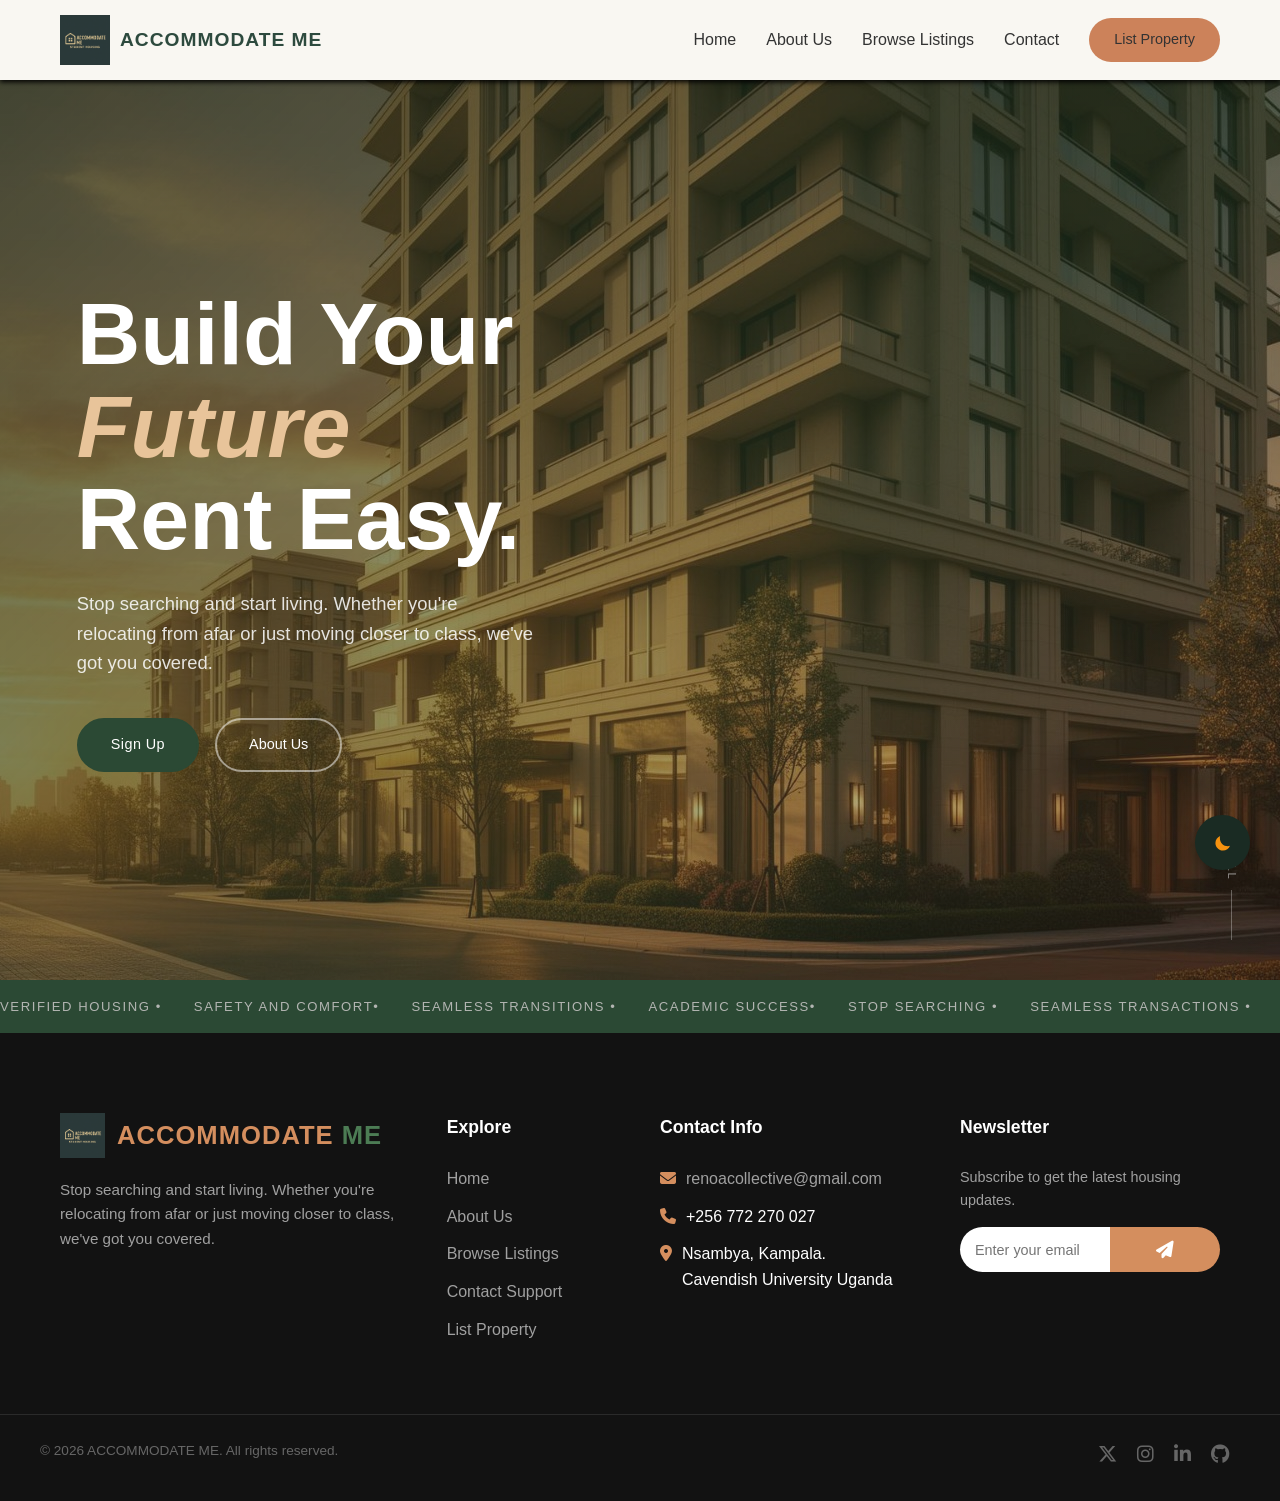
<file: index.html>
<!doctype html>
<html lang="en">
  <head>
    <meta charset="UTF-8" />
    <meta name="viewport" content="width=device-width, initial-scale=1.0" />
    <title>ACCOMMODATE ME | HOME</title>
    <link rel="icon" type="image/png" href="Assets/logo.png" />
    <link rel="stylesheet" href="css/styles.css" />
    <link rel="stylesheet" href="https://cdnjs.cloudflare.com/ajax/libs/font-awesome/6.4.2/css/all.min.css" />
  </head>
  <body>
    <!-- Dark Mode Toggle -->
    <input type="checkbox" id="dark-mode-toggle" class="dark-mode-checkbox">
    <label for="dark-mode-toggle" class="dark-mode-label">
      <svg class="sun" viewBox="0 0 24 24"><path d="M12 7c-2.76 0-5 2.24-5 5s2.24 5 5 5 5-2.24 5-5-2.24-5-5-5zM2 13h2c.55 0 1-.45 1-1s-.45-1-1-1H2c-.55 0-1 .45-1 1s.45 1 1 1zm18 0h2c.55 0 1-.45 1-1s-.45-1-1-1h-2c-.55 0-1 .45-1 1s.45 1 1 1zM11 2v2c0 .55.45 1 1 1s1-.45 1-1V2c0-.55-.45-1-1-1s-1 .45-1 1zm0 18v2c0 .55.45 1 1 1s1-.45 1-1v-2c0-.55-.45-1-1-1s-1 .45-1 1zM5.99 4.58c-.39-.39-1.03-.39-1.41 0-.39.39-.39 1.03 0 1.41l1.06 1.06c.39.39 1.03.39 1.41 0 .39-.39.39-1.03 0-1.41L5.99 4.58zm12.37 12.37c-.39-.39-1.03-.39-1.41 0-.39.39-.39 1.03 0 1.41l1.06 1.06c.39.39 1.03.39 1.41 0 .39-.39.39-1.03 0-1.41l-1.06-1.06zm1.06-10.96c.39-.39.39-1.03 0-1.41-.39-.39-1.03-.39-1.41 0l-1.06 1.06c-.39.39-.39 1.03 0 1.41.39.39 1.03.39 1.41 0l1.06-1.06zM7.05 18.36c.39-.39.39-1.03 0-1.41-.39-.39-1.03-.39-1.41 0l-1.06 1.06c-.39.39-.39 1.03 0 1.41.39.39 1.03.39 1.41 0l1.06-1.06z"/></svg>
      <svg class="moon" viewBox="0 0 24 24"><path d="M12 3c-4.97 0-9 4.03-9 9s4.03 9 9 9 9-4.03 9-9c0-.46-.04-.92-.1-1.36-.98 1.37-2.58 2.26-4.4 2.26-3.03 0-5.5-2.47-5.5-5.5 0-1.82.89-3.42 2.26-4.4C12.92 3.04 12.46 3 12 3zm0 16c-3.86 0-7-3.14-7-7s3.14-7 7-7c.18 0 .36.01.53.03-1.63 1.1-2.78 2.87-3.23 4.97h2.11c.36-1.12 1.04-2.09 1.93-2.82C12.87 8.01 13 8.98 13 10c0 2.21 1.79 4 4 4 1.02 0 1.99-.13 2.88-.34-.73.89-1.7 1.57-2.82 1.93v2.11c2.1-.45 3.87-1.6 4.97-3.23.02.17.03.35.03.53 0 3.86-3.14 7-7 7z" fill="none"/><path d="M9.37 5.51c-.18.61-.27 1.25-.27 1.99 0 4.08 3.32 7.4 7.4 7.4.74 0 1.38-.09 1.99-.27C17.45 17.19 14.93 19 12 19c-3.86 0-7-3.14-7-7 0-2.93 1.81-5.45 4.37-6.49z"/></svg>
    </label>
    <!--HEADER SECTION-->
    <header class="main-header">
      <div class="header-container">
        <div class="logo">
          <img
            src="Assets/logo.png"
            alt="Accommodate Me Logo"
            class="logo-img"
          />
          <h1>ACCOMMODATE ME</h1>
        </div>
        <!-- HAMBURGER MENU -->
        <div class="hamburger" id="hamburger">
          <span class="bar"></span>
          <span class="bar"></span>
          <span class="bar"></span>
        </div>
        <!--NAVIGATION BAR-->
        <nav class="nav-links">
          <a href="index.html" target="_blank">Home</a>
          <a href="html/About-Us.html" target="_blank">About Us</a>
          <a href="html/browse-listings.html" target="_blank"
            >Browse Listings</a
          >
          <a href="html/contact.html" target="_blank">Contact</a>
          <a href="html/list-property.html" target="_blank" class="btn-list"
            >List Property</a
          >
        </nav>
      </div>
    </header>

    <!-- HERO -->
    <section class="hero" id="home">
      <div class="hero-bg"></div>
      <div class="hero-overlay"></div>
      <div class="hero-content">
        <h1 class="hero-title">
          Build Your<br /><em>Future</em><br />Rent Easy.
        </h1>
        <p class="hero-sub">
          Stop searching and start living. Whether you're relocating from afar or just moving closer to class, we've got you covered.
        </p>
        <div class="hero-actions">
          <a href="#sign-up" class="btn-primary">Sign Up</a>
          <a href="html/About-Us.html" target="_blank" class="btn-ghost">About Us</a>
        </div>
      </div>
      <div class="hero-scroll-hint">
        <span>Scroll</span>
        <div class="scroll-line"></div>
      </div>
    </section>

    <!-- TICKER BANNER -->
    <div class="mission-banner">
      <div class="ticker-wrap">
        <div class="ticker">
          <span>Verified Housing &bull;</span><span>Safety and comfort&bull;</span>
          <span>Seamless Transitions &bull;</span><span>Academic Success&bull;</span>
          <span>Stop Searching &bull;</span><span>Seamless Transactions &bull;</span>
          <span>Verified Housing &bull;</span><span>Safety and comfort&bull;</span>
          <span>Rehome &bull;</span><span>Protect &bull;</span>
          <span>Educate &bull;</span><span>Grow &bull;</span>
        </div>
      </div>
    </div>

    <!--FOOTER SECTION-->
    <footer class="footer">
      <div class="footer-container">
        <!-- Brand Info -->
        <div class="footer-brand">
          <div class="logo-group">
            <img src="Assets/logo.png" alt="Logo" class="footer-logo-img" />
            <h3 class="brand-name">ACCOMMODATE <span>ME</span></h3>
          </div>
          <p class="brand-tagline">
            Stop searching and start living. Whether you're relocating from afar
            or just moving closer to class, we've got you covered.
          </p>
        </div>

        <!-- Quick Links -->
        <div class="footer-col">
          <h4>Explore</h4>
          <ul>
            <li><a href="index.html">Home</a></li>
            <li><a href="html/About-Us.html">About Us</a></li>
            <li><a href="html/browse-listings.html">Browse Listings</a></li>
            <li><a href="html/contact.html">Contact Support</a></li>
            <li><a href="html/list-property.html">List Property</a></li>
          </ul>
        </div>

        <!-- Contact Info -->
        <div class="footer-col contact-info">
          <h4>Contact Info</h4>
          <ul>
            <li><i class="fa-solid fa-envelope"></i> <a href="mailto:renoacollective@gmail.com">renoacollective@gmail.com</a></li>
            <li><i class="fa-solid fa-phone"></i> +256 772 270 027</li>
            <li><i class="fa-solid fa-location-dot"></i> Nsambya, Kampala.<br>Cavendish University Uganda</li>
          </ul>
        </div>

        <!-- Newsletter -->
        <div class="footer-col newsletter">
          <h4>Newsletter</h4>
          <p>Subscribe to get the latest housing updates.</p>
          <form class="newsletter-form">
            <input type="email" placeholder="Enter your email" required />
            <button type="submit"><i class="fa-solid fa-paper-plane"></i></button>
          </form>
        </div>
      </div>

      <div class="footer-bottom">
        <div class="bottom-content">
          <p>&copy; 2026 ACCOMMODATE ME. All rights reserved.</p>
          <div class="bottom-socials">
            <a href="#" aria-label="X (Twitter)"><i class="fa-brands fa-x-twitter"></i></a>
            <a href="#" aria-label="Instagram"><i class="fa-brands fa-instagram"></i></a>
            <a href="https://www.linkedin.com/company/renoa-collective/" target="_blank" aria-label="LinkedIn"><i class="fa-brands fa-linkedin-in"></i></a>
            <a href="https://github.com/RENOA-COLLECTIVE" target="_blank" aria-label="GitHub"><i class="fa-brands fa-github"></i></a>
          </div>
        </div>
      </div>
    </footer>
    <script src="js/mobile-nav.js"></script>
  </body>
</html>
</file>
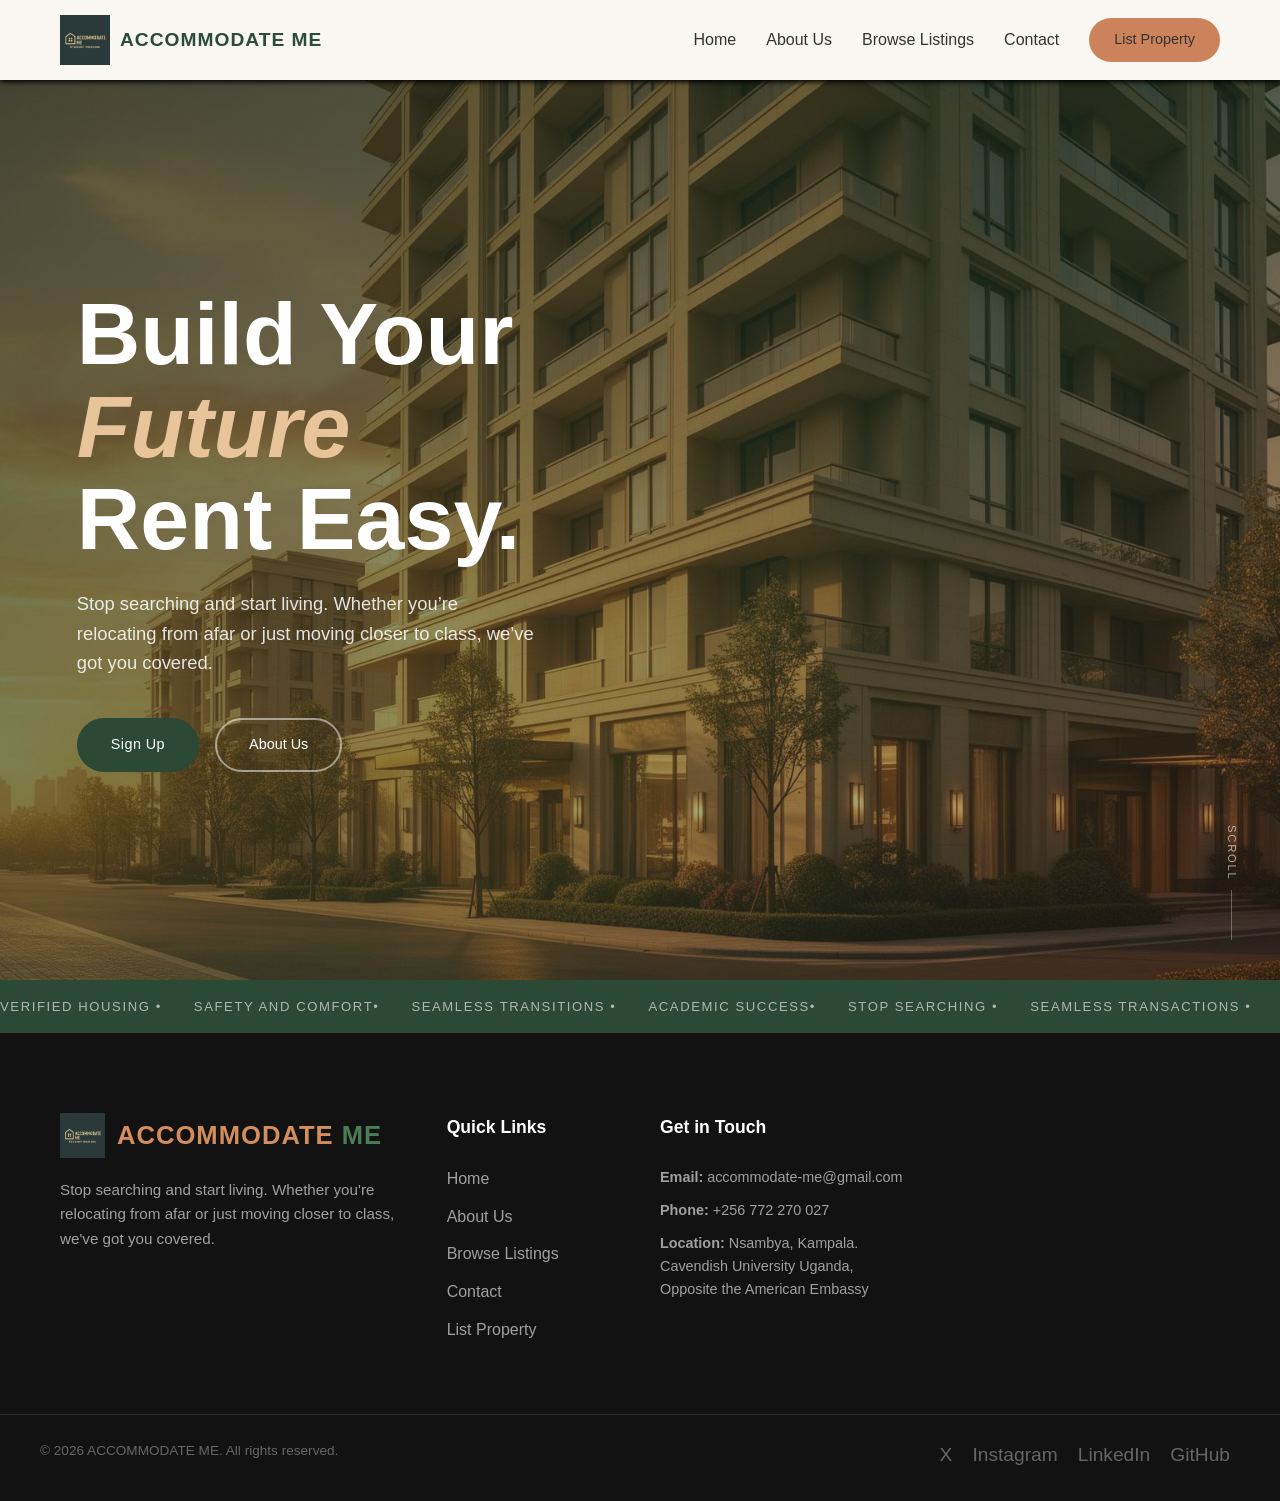
<file: html/index.html>
<!doctype html>
<html lang="en">
  <head>
    <meta charset="UTF-8" />
    <meta name="viewport" content="width=device-width, initial-scale=1.0" />
    <title>ACCOMMODATE ME | HOME</title>
    <link rel="icon" type="image/png" href="../Assets/logo.png" />
    <link rel="stylesheet" href="../css/styles.css" />
  </head>
  <body>
    <!--HEADER SECTION-->
    <header class="main-header">
      <div class="header-container">
        <div class="logo">
          <img
            src="../Assets/logo.png"
            alt="Accommodate Me Logo"
            class="logo-img"
          />
          <h1>ACCOMMODATE ME</h1>
        </div>
        <!--NAVIGATION BAR-->
        <nav class="nav-links">
          <a href="../html/index.html" target="_blank">Home</a>
          <a href="../html/About-Us.html" target="_blank">About Us</a>
          <a href="../html/browse-listings.html" target="_blank"
            >Browse Listings</a
          >
          <a href="../html/contact.html" target="_blank">Contact</a>
          <a href="../html/list-property.html" target="_blank" class="btn-list"
            >List Property</a
          >
        </nav>
      </div>
    </header>

    <!-- HERO -->
  <section class="hero" id="home">
    <div class="hero-bg"></div>
    <div class="hero-overlay"></div>
    <div class="hero-content">
      <h1 class="hero-title">
        Build Your<br /><em>Future</em><br />Rent Easy.
      </h1>
      <p class="hero-sub">
        Stop searching and start living. Whether you’re relocating from afar or just moving closer to class, we’ve got you covered.
      </p>
      <div class="hero-actions">
        <a href="#sign-up" class="btn-primary">Sign Up</a>
        <a href="../html/About-Us.html" target="_blank"  class="btn-ghost">About Us</a>
      </div>
    </div>
    <div class="hero-scroll-hint">
      <span>Scroll</span>
      <div class="scroll-line"></div>
    </div>
  </section>

  <!-- TICKER BANNER -->
  <div class="mission-banner">
    <div class="ticker-wrap">
      <div class="ticker">
        <span>Verified Housing &bull;</span><span>Safety and comfort&bull;</span>
        <span>Seamless Transitions &bull;</span><span>Academic Success&bull;</span>
        <span>Stop Searching &bull;</span><span>Seamless Transactions &bull;</span>
        <span>Verified Housing &bull;</span><span>Safety and comfort&bull;</span>
        <span>Rehome &bull;</span><span>Protect &bull;</span>
        <span>Educate &bull;</span><span>Grow &bull;</span>
      </div>
    </div>
  </div>

  <!--FOOTER SECTION-->
    <footer class="footer">
      <div class="footer-container">
        <div class="footer-brand">
          <div class="logo-group">
            <img src="../Assets/logo.png" alt="Logo" class="footer-logo-img" />
            <h3 class="brand-name">ACCOMMODATE <span>ME</span></h3>
          </div>
          <p class="brand-tagline">
            Stop searching and start living. Whether you're relocating from afar
            or just moving closer to class, we've got you covered.
          </p>
        </div>

        <div class="footer-col">
          <h4>Quick Links</h4>
          <ul>
            <li><a href="../html/index.html" target="_blank">Home</a></li>
            <li>
              <a href="../html/About-Us.html" target="_blank">About Us</a>
            </li>
            <li>
              <a href="../html/browse-listings.html" target="_blank"
                >Browse Listings</a
              >
            </li>
            <li><a href="../html/contact.html" target="_blank">Contact</a></li>
            <li>
              <a href="../html/list-property.html" target="_blank"
                >List Property</a
              >
            </li>
          </ul>
        </div>

        <div class="footer-col">
          <h4>Get in Touch</h4>
          <p>
            <strong>Email:</strong>
            <a href="mailto:accommodate-me@gmail.com"
              >accommodate-me@gmail.com</a
            >
          </p>
          <p><strong>Phone:</strong> +256 772 270 027</p>
          <p>
            <strong>Location:</strong> Nsambya, Kampala.<br />
            Cavendish University Uganda,<br />
            Opposite the American Embassy
          </p>
        </div>
      </div>

      <div class="footer-bottom">
        <div class="bottom-content">
          <p>&copy; 2026 ACCOMMODATE ME. All rights reserved.</p>
          <div class="bottom-socials">
            <a href="#">X</a>
            <a href="#">Instagram</a>
            <a href="#">LinkedIn </a>
            <a href="#">GitHub</a>
          </div>
        </div>
      </div>
    </footer>
  </body>
</html>
</file>
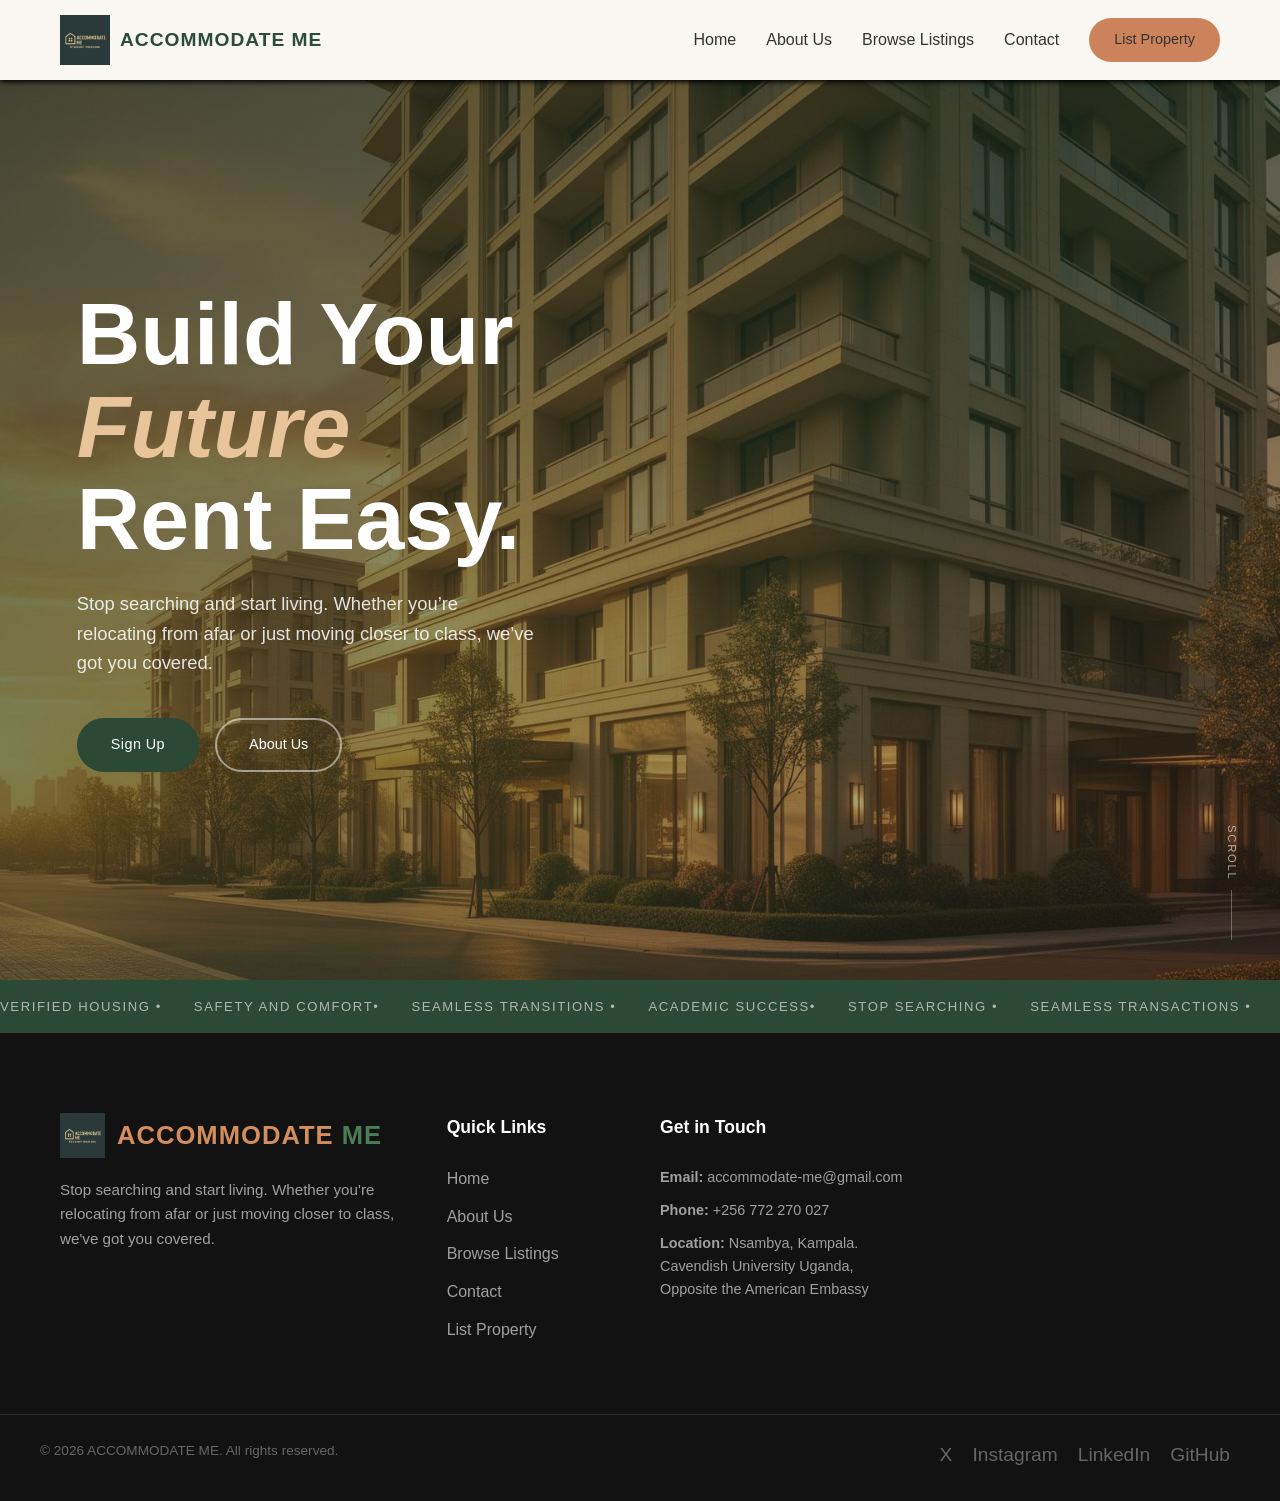
<file: .index.html>
<!doctype html>
<html lang="en">
  <head>
    <meta charset="UTF-8" />
    <meta name="viewport" content="width=device-width, initial-scale=1.0" />
    <title>ACCOMMODATE ME | HOME</title>
    <link rel="icon" type="image/png" href="../Assets/logo.png" />
    <link rel="stylesheet" href="../css/styles.css" />
  </head>
  <body>
    <!--HEADER SECTION-->
    <header class="main-header">
      <div class="header-container">
        <div class="logo">
          <img
            src="./Assets/logo.png"
            alt="Accommodate Me Logo"
            class="logo-img"
          />
          <h1>ACCOMMODATE ME</h1>
        </div>
        <!--NAVIGATION BAR-->
        <nav class="nav-links">
          <a href="index.html" target="_blank">Home</a>
          <a href="../html/About-Us.html" target="_blank">About Us</a>
          <a href="../html/browse-listings.html" target="_blank"
            >Browse Listings</a
          >
          <a href="../html/contact.html" target="_blank">Contact</a>
          <a href="../html/list-property.html" target="_blank" class="btn-list"
            >List Property</a
          >
        </nav>
      </div>
    </header>

    <!-- HERO -->
  <section class="hero" id="home">
    <div class="hero-bg"></div>
    <div class="hero-overlay"></div>
    <div class="hero-content">
      <h1 class="hero-title">
        Build Your<br /><em>Future</em><br />Rent Easy.
      </h1>
      <p class="hero-sub">
        Stop searching and start living. Whether you’re relocating from afar or just moving closer to class, we’ve got you covered.
      </p>
      <div class="hero-actions">
        <a href="#sign-up" class="btn-primary">Sign Up</a>
        <a href="../html/About-Us.html" target="_blank"  class="btn-ghost">About Us</a>
      </div>
    </div>
    <div class="hero-scroll-hint">
      <span>Scroll</span>
      <div class="scroll-line"></div>
    </div>
  </section>

  <!-- TICKER BANNER -->
  <div class="mission-banner">
    <div class="ticker-wrap">
      <div class="ticker">
        <span>Verified Housing &bull;</span><span>Safety and comfort&bull;</span>
        <span>Seamless Transitions &bull;</span><span>Academic Success&bull;</span>
        <span>Stop Searching &bull;</span><span>Seamless Transactions &bull;</span>
        <span>Verified Housing &bull;</span><span>Safety and comfort&bull;</span>
        <span>Rehome &bull;</span><span>Protect &bull;</span>
        <span>Educate &bull;</span><span>Grow &bull;</span>
      </div>
    </div>
  </div>

  <!--FOOTER SECTION-->
    <footer class="footer">
      <div class="footer-container">
        <div class="footer-brand">
          <div class="logo-group">
            <img src="../Assets/logo.png" alt="Logo" class="footer-logo-img" />
            <h3 class="brand-name">ACCOMMODATE <span>ME</span></h3>
          </div>
          <p class="brand-tagline">
            Stop searching and start living. Whether you're relocating from afar
            or just moving closer to class, we've got you covered.
          </p>
        </div>

        <div class="footer-col">
          <h4>Quick Links</h4>
          <ul>
            <li><a href="index.html" target="_blank">Home</a></li>
            <li>
              <a href="../html/About-Us.html" target="_blank">About Us</a>
            </li>
            <li>
              <a href="../html/browse-listings.html" target="_blank"
                >Browse Listings</a
              >
            </li>
            <li><a href="../html/contact.html" target="_blank">Contact</a></li>
            <li>
              <a href="../html/list-property.html" target="_blank"
                >List Property</a
              >
            </li>
          </ul>
        </div>

        <div class="footer-col">
          <h4>Get in Touch</h4>
          <p>
            <strong>Email:</strong>
            <a href="mailto:accommodate-me@gmail.com"
              >accommodate-me@gmail.com</a
            >
          </p>
          <p><strong>Phone:</strong> +256 772 270 027</p>
          <p>
            <strong>Location:</strong> Nsambya, Kampala.<br />
            Cavendish University Uganda,<br />
            Opposite the American Embassy
          </p>
        </div>
      </div>

      <div class="footer-bottom">
        <div class="bottom-content">
          <p>&copy; 2026 ACCOMMODATE ME. All rights reserved.</p>
          <div class="bottom-socials">
            <a href="#">X</a>
            <a href="#">Instagram</a>
            <a href="#">LinkedIn </a>
            <a href="#">GitHub</a>
          </div>
        </div>
      </div>
    </footer>
  </body>
</html>
</file>
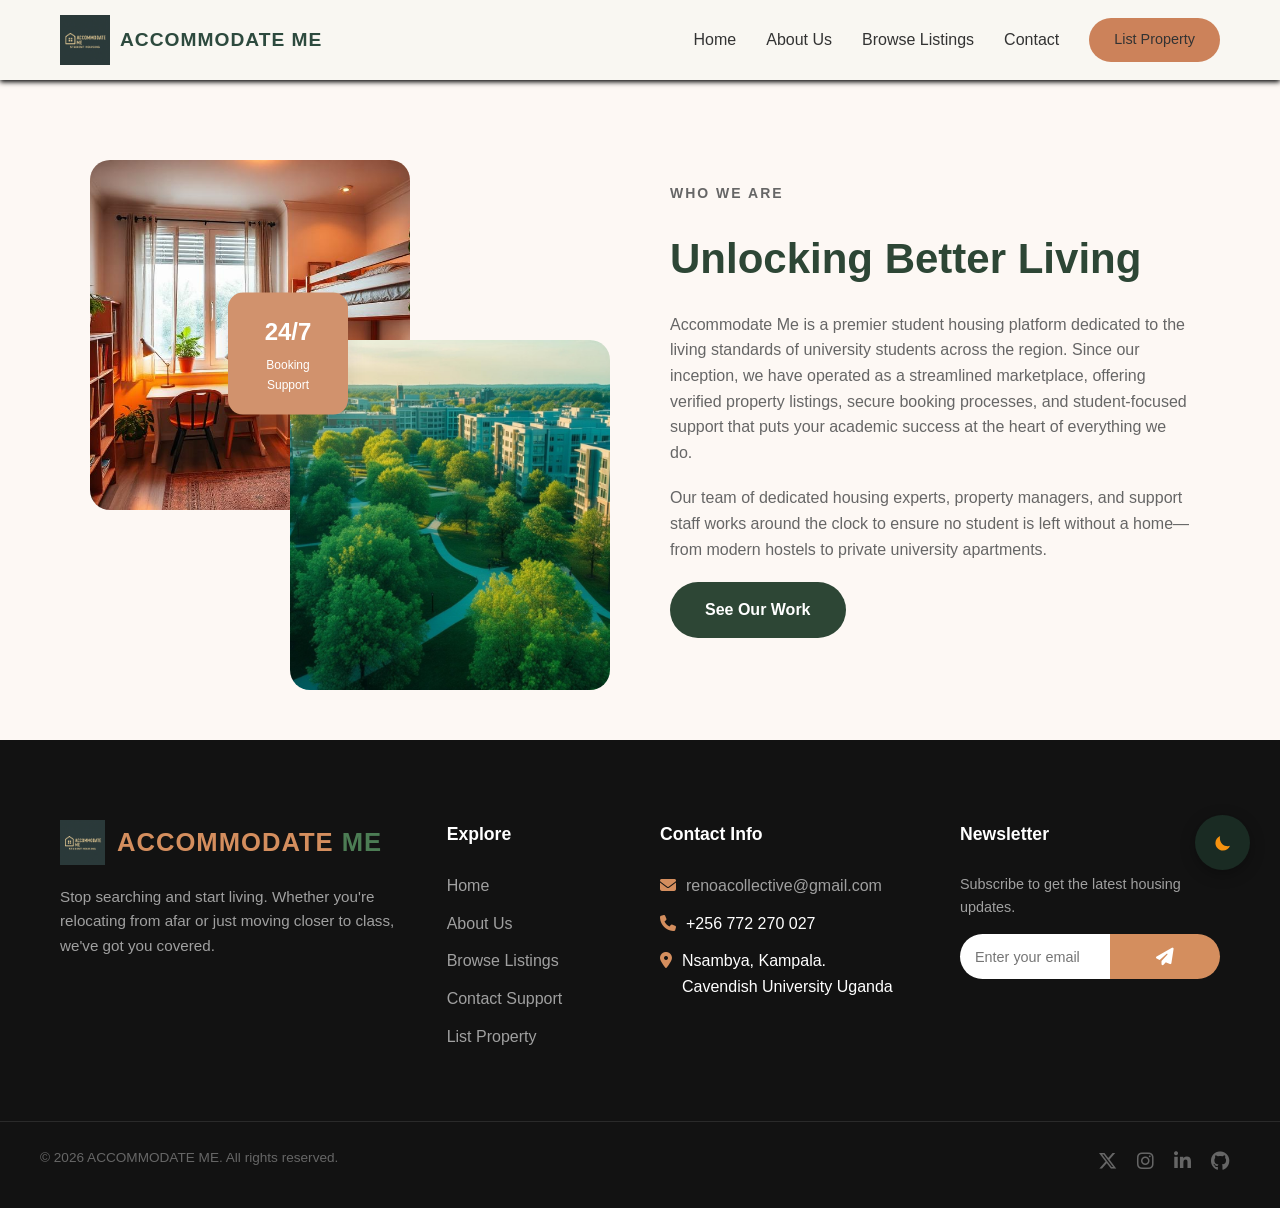
<file: html/About-Us.html>
<!doctype html>
<html lang="en">
  <head>
    <meta charset="UTF-8" />
    <meta name="viewport" content="width=device-width, initial-scale=1.0" />
    <title>ABOUT US</title>
    <link rel="icon" type="image/png" href="../Assets/logo.png" />
    <link rel="stylesheet" href="../css/styles.css" />
    <link rel="stylesheet" href="https://cdnjs.cloudflare.com/ajax/libs/font-awesome/6.4.2/css/all.min.css" />
  </head>
  <body>
    <!-- Dark Mode Toggle -->
    <input type="checkbox" id="dark-mode-toggle" class="dark-mode-checkbox">
    <label for="dark-mode-toggle" class="dark-mode-label">
      <svg class="sun" viewBox="0 0 24 24"><path d="M12 7c-2.76 0-5 2.24-5 5s2.24 5 5 5 5-2.24 5-5-2.24-5-5-5zM2 13h2c.55 0 1-.45 1-1s-.45-1-1-1H2c-.55 0-1 .45-1 1s.45 1 1 1zm18 0h2c.55 0 1-.45 1-1s-.45-1-1-1h-2c-.55 0-1 .45-1 1s.45 1 1 1zM11 2v2c0 .55.45 1 1 1s1-.45 1-1V2c0-.55-.45-1-1-1s-1 .45-1 1zm0 18v2c0 .55.45 1 1 1s1-.45 1-1v-2c0-.55-.45-1-1-1s-1 .45-1 1zM5.99 4.58c-.39-.39-1.03-.39-1.41 0-.39.39-.39 1.03 0 1.41l1.06 1.06c.39.39 1.03.39 1.41 0 .39-.39.39-1.03 0-1.41L5.99 4.58zm12.37 12.37c-.39-.39-1.03-.39-1.41 0-.39.39-.39 1.03 0 1.41l1.06 1.06c.39.39 1.03.39 1.41 0 .39-.39.39-1.03 0-1.41l-1.06-1.06zm1.06-10.96c.39-.39.39-1.03 0-1.41-.39-.39-1.03-.39-1.41 0l-1.06 1.06c-.39.39-.39 1.03 0 1.41.39.39 1.03.39 1.41 0l1.06-1.06zM7.05 18.36c.39-.39.39-1.03 0-1.41-.39-.39-1.03-.39-1.41 0l-1.06 1.06c-.39.39-.39 1.03 0 1.41.39.39 1.03.39 1.41 0l1.06-1.06z"/></svg>
      <svg class="moon" viewBox="0 0 24 24"><path d="M12 3c-4.97 0-9 4.03-9 9s4.03 9 9 9 9-4.03 9-9c0-.46-.04-.92-.1-1.36-.98 1.37-2.58 2.26-4.4 2.26-3.03 0-5.5-2.47-5.5-5.5 0-1.82.89-3.42 2.26-4.4C12.92 3.04 12.46 3 12 3zm0 16c-3.86 0-7-3.14-7-7s3.14-7 7-7c.18 0 .36.01.53.03-1.63 1.1-2.78 2.87-3.23 4.97h2.11c.36-1.12 1.04-2.09 1.93-2.82C12.87 8.01 13 8.98 13 10c0 2.21 1.79 4 4 4 1.02 0 1.99-.13 2.88-.34-.73.89-1.7 1.57-2.82 1.93v2.11c2.1-.45 3.87-1.6 4.97-3.23.02.17.03.35.03.53 0 3.86-3.14 7-7 7z" fill="none"/><path d="M9.37 5.51c-.18.61-.27 1.25-.27 1.99 0 4.08 3.32 7.4 7.4 7.4.74 0 1.38-.09 1.99-.27C17.45 17.19 14.93 19 12 19c-3.86 0-7-3.14-7-7 0-2.93 1.81-5.45 4.37-6.49z"/></svg>
    </label>
    <!--HEADER SECTION-->
    <header class="main-header">
      <div class="header-container">
        <div class="logo">
          <img
            src="../Assets/logo.png"
            alt="Accommodate Me Logo"
            class="logo-img"
          />
          <h1>ACCOMMODATE ME</h1>
        </div>
        <!-- HAMBURGER MENU -->
        <div class="hamburger" id="hamburger">
          <span class="bar"></span>
          <span class="bar"></span>
          <span class="bar"></span>
        </div>
        <!--NAVIGATION BAR-->
        <nav class="nav-links">
          <a href="../index.html" target="_blank">Home</a>
          <a href="../html/About-Us.html" target="_blank">About Us</a>
          <a href="../html/browse-listings.html" target="_blank"
            >Browse Listings</a
          >
          <a href="../html/contact.html" target="_blank">Contact</a>
          <a href="../html/list-property.html" target="_blank" class="btn-list"
            >List Property</a
          >
        </nav>
      </div>
    </header>

    <!-- ABOUT US / MISSION -->
    <section class="about-us">
      <div class="container">
        <div class="image-grid">
          <div class="image-wrapper main-image">
            <img
              src="../Assets/Room.jpeg"
              alt="Student bedroom with desk and bunk bed"
            />
          </div>
           <div class="image-wrapper sub-image">
            <img
              src="../Assets/Shelter%206.jpeg"
              alt="Exterior of a modern student apartment building"
            />
           </div>
          <div class="support-badge">
            <p>24/7</p>
            <p class="badge-text">Booking Support</p>
        </div>
        </div>

        <div class="text-content">
          <p class="subtitle"><strong>WHO WE ARE</strong></p>
          <h2 class="title">Unlocking Better Living</h2>
          <p>
            Accommodate Me is a premier student housing platform dedicated to
            the living standards of university students across the region. Since
            our inception, we have operated as a streamlined marketplace,
            offering verified property listings, secure booking processes, and
            student-focused support that puts your academic success at the heart
            of everything we do.
          </p>
          <p>
            Our team of dedicated housing experts, property managers, and
            support staff works around the clock to ensure no student is left
            without a home—from modern hostels to private university apartments.
          </p>
          
          <a href="../html/work.html" target="_blank" class="btn-cta"
            >See Our Work</a
          >
        </div>
      </div>
    </section>
    <footer class="footer">
      <div class="footer-container">
        <!-- Brand Info -->
        <div class="footer-brand">
          <div class="logo-group">
            <img src="../Assets/logo.png" alt="Logo" class="footer-logo-img" />
            <h3 class="brand-name">ACCOMMODATE <span>ME</span></h3>
          </div>
          <p class="brand-tagline">
            Stop searching and start living. Whether you're relocating from afar
            or just moving closer to class, we've got you covered.
          </p>
        </div>

        <!-- Quick Links -->
        <div class="footer-col">
          <h4>Explore</h4>
          <ul>
            <li><a href="../index.html">Home</a></li>
            <li><a href="About-Us.html">About Us</a></li>
            <li><a href="browse-listings.html">Browse Listings</a></li>
            <li><a href="contact.html">Contact Support</a></li>
            <li><a href="list-property.html">List Property</a></li>
          </ul>
        </div>

        <!-- Contact Info -->
        <div class="footer-col contact-info">
          <h4>Contact Info</h4>
          <ul>
            <li><i class="fa-solid fa-envelope"></i> <a href="mailto:renoacollective@gmail.com">renoacollective@gmail.com</a></li>
            <li><i class="fa-solid fa-phone"></i> +256 772 270 027</li>
            <li><i class="fa-solid fa-location-dot"></i> Nsambya, Kampala.<br>Cavendish University Uganda</li>
          </ul>
        </div>

        <!-- Newsletter -->
        <div class="footer-col newsletter">
          <h4>Newsletter</h4>
          <p>Subscribe to get the latest housing updates.</p>
          <form class="newsletter-form">
            <input type="email" placeholder="Enter your email" required />
            <button type="submit"><i class="fa-solid fa-paper-plane"></i></button>
          </form>
        </div>
      </div>

      <div class="footer-bottom">
        <div class="bottom-content">
          <p>&copy; 2026 ACCOMMODATE ME. All rights reserved.</p>
          <div class="bottom-socials">
            <a href="#" aria-label="X (Twitter)"><i class="fa-brands fa-x-twitter"></i></a>
            <a href="#" aria-label="Instagram"><i class="fa-brands fa-instagram"></i></a>
            <a href="https://www.linkedin.com/company/renoa-collective/" target="_blank" aria-label="LinkedIn"><i class="fa-brands fa-linkedin-in"></i></a>
            <a href="https://github.com/RENOA-COLLECTIVE" target="_blank" aria-label="GitHub"><i class="fa-brands fa-github"></i></a>
          </div>
        </div>
      </div>
    </footer>
    <script src="../js/mobile-nav.js"></script>
  </body>
</html>
</file>
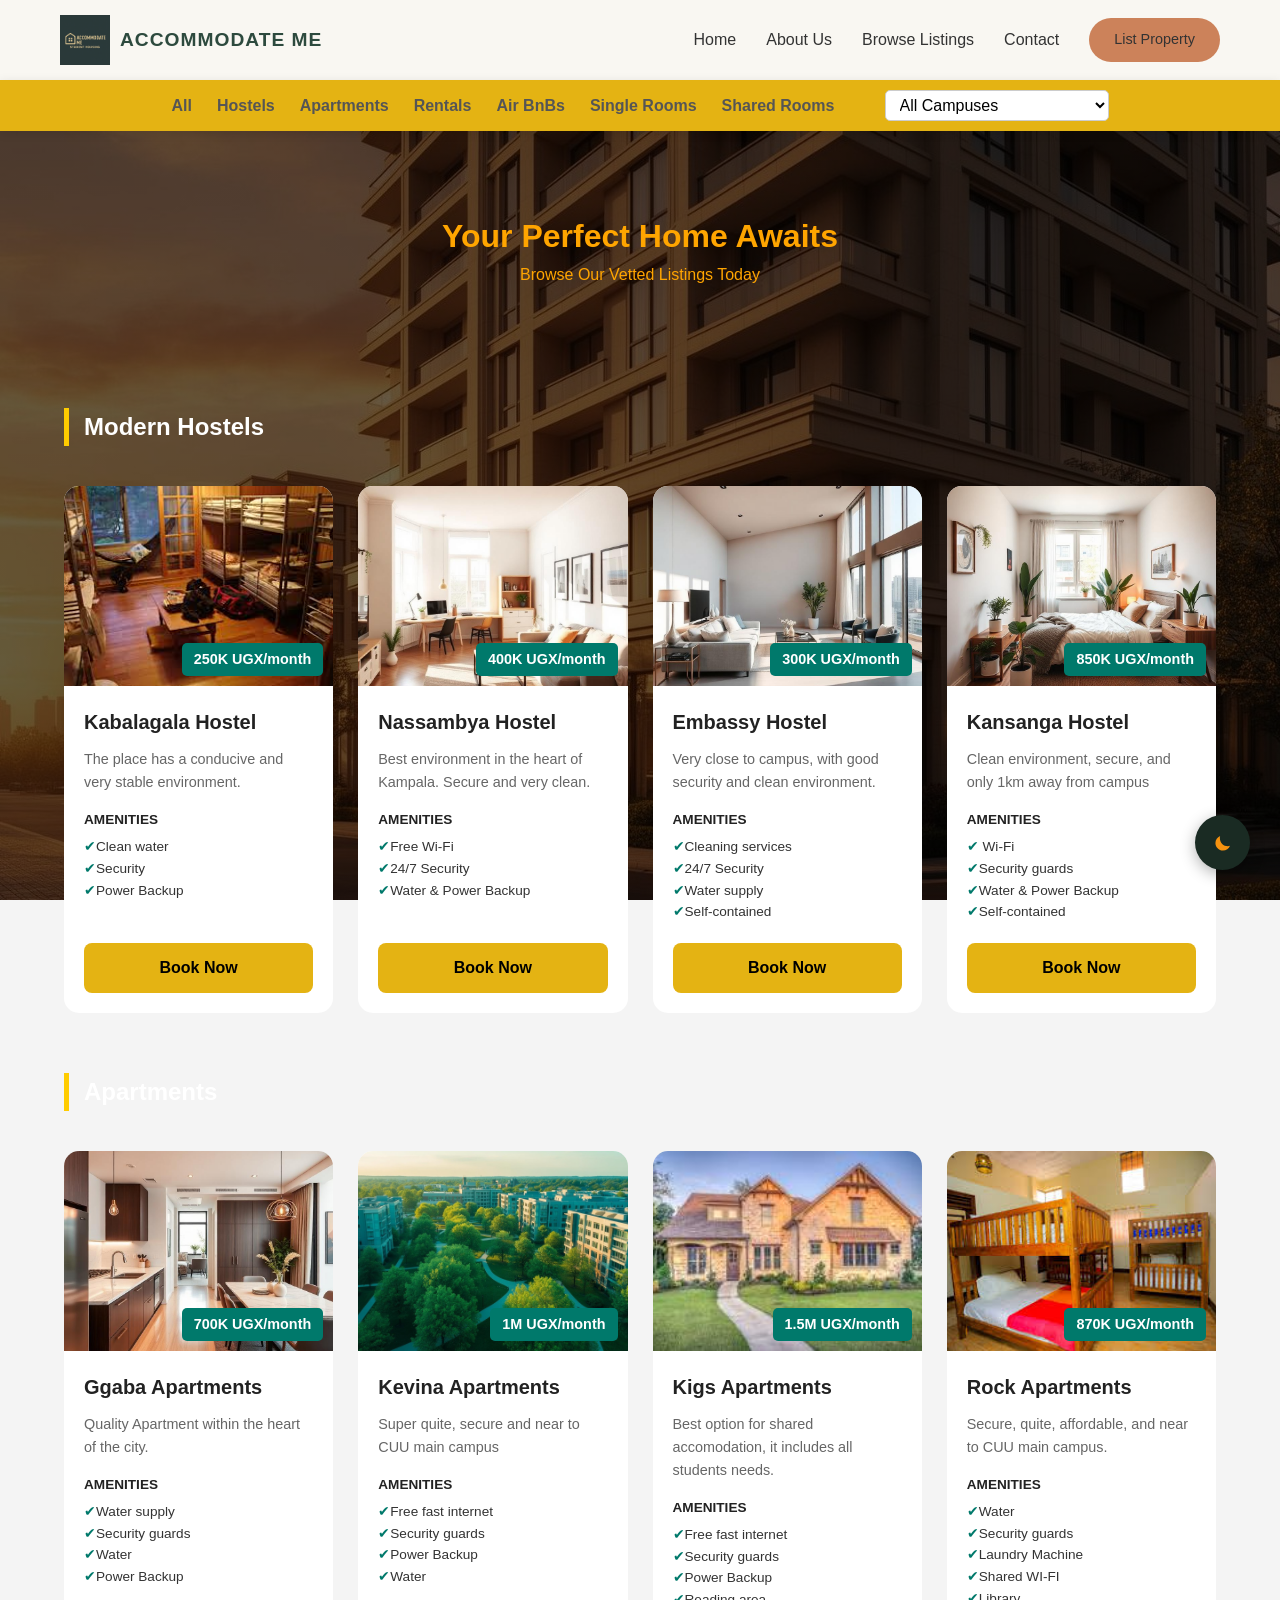
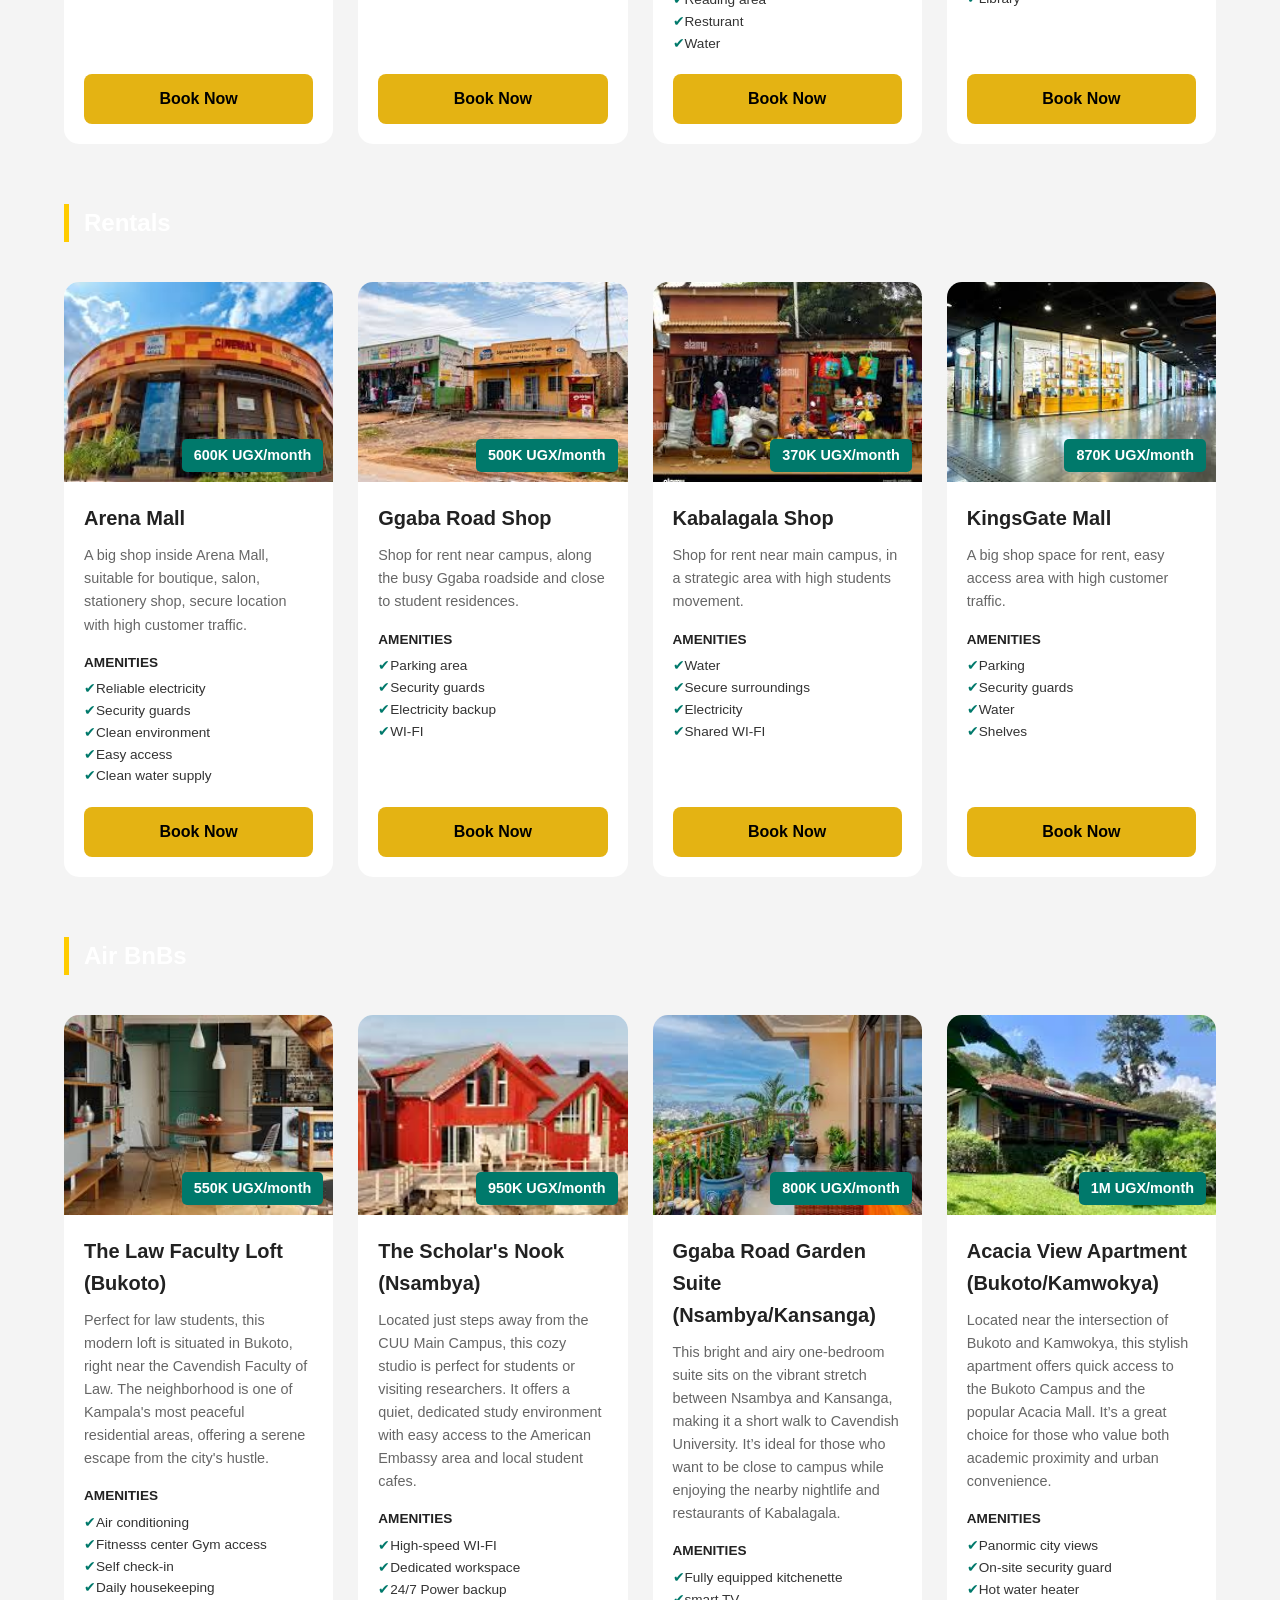
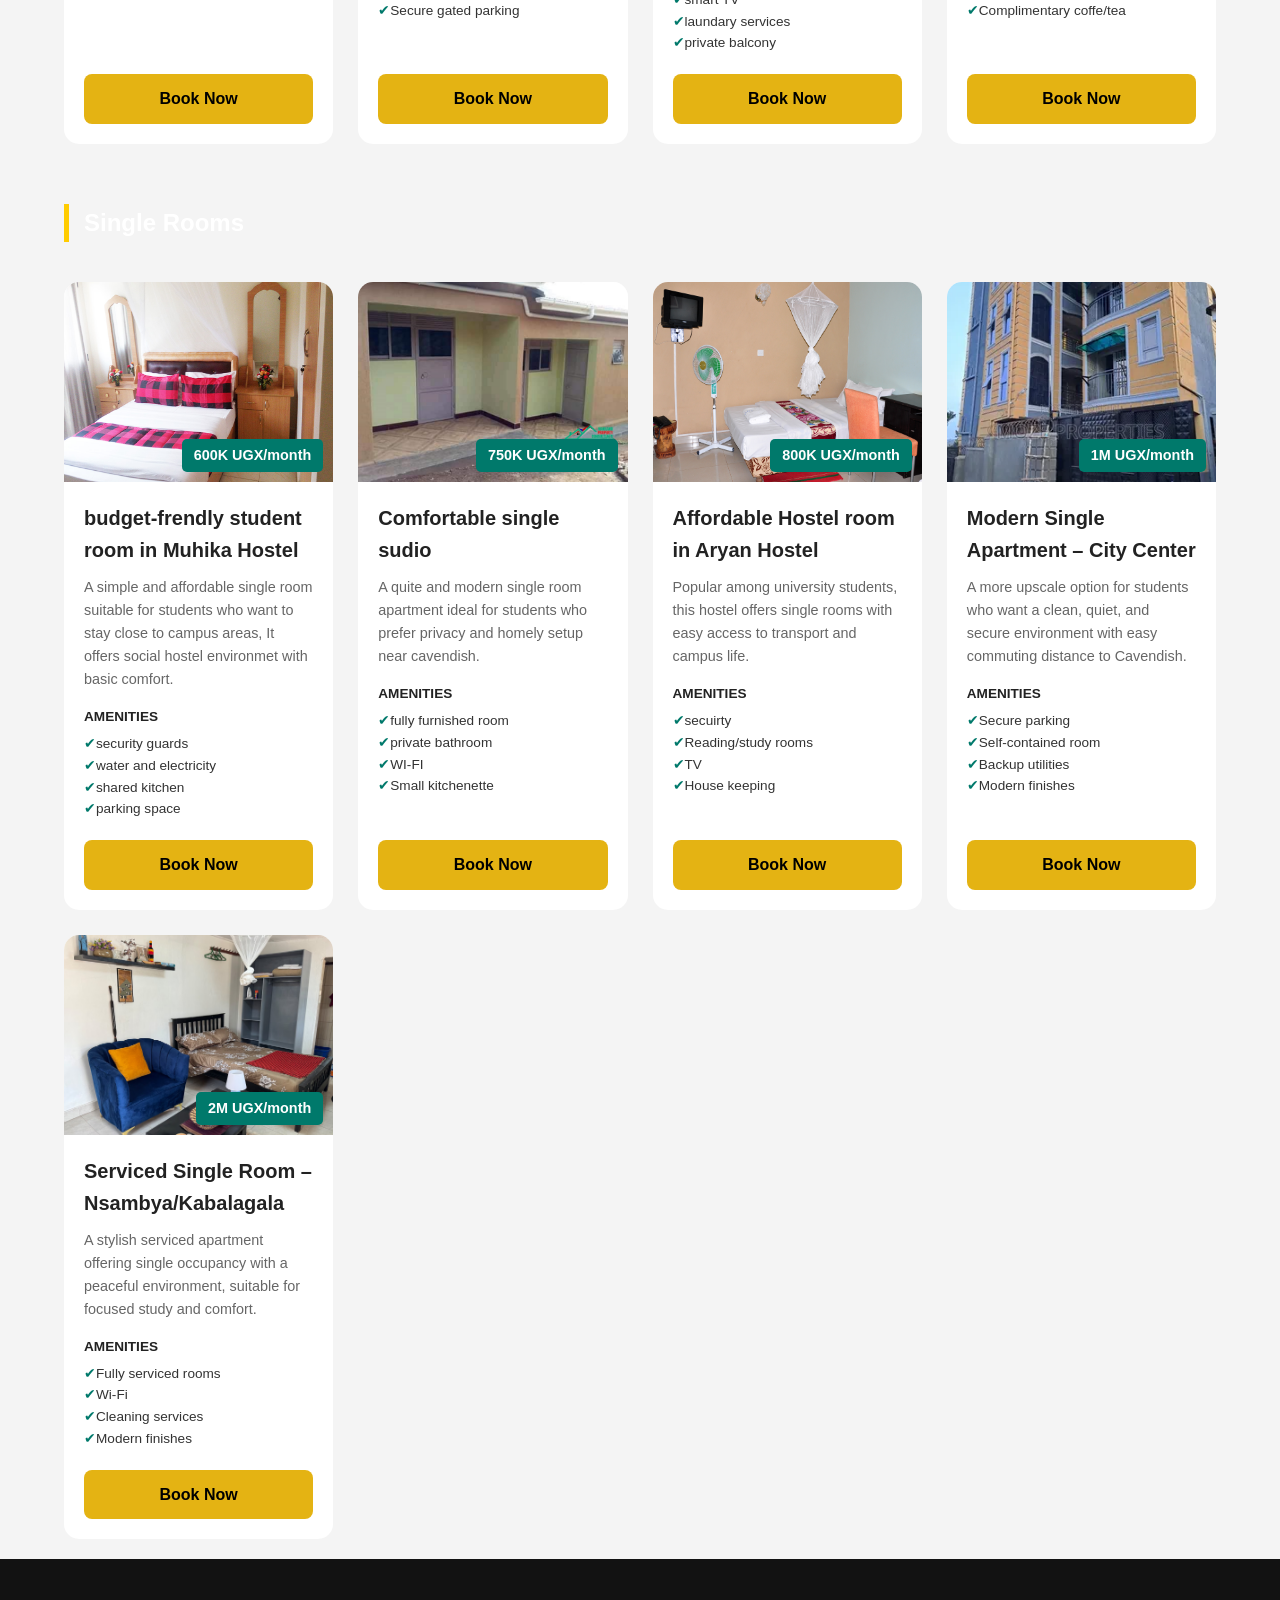
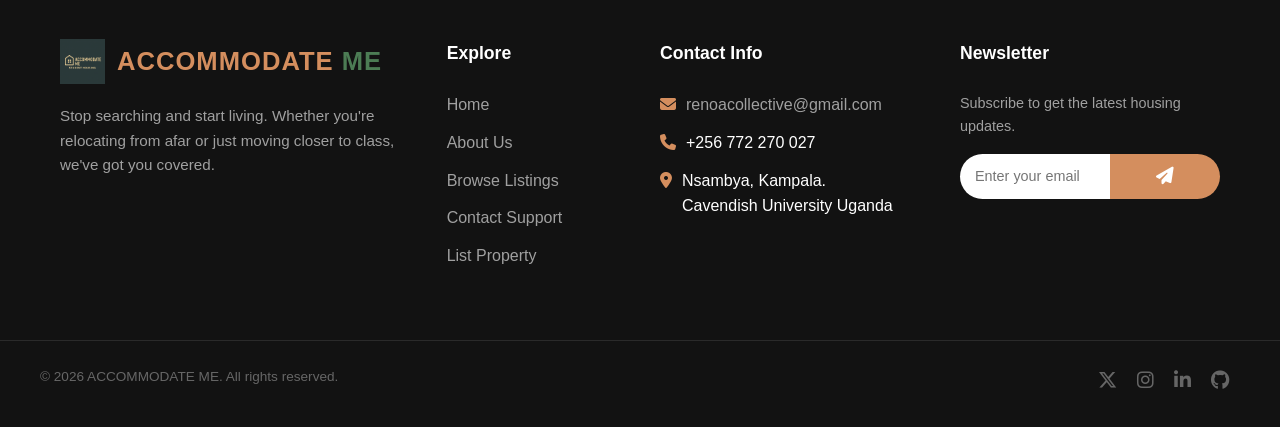
<file: html/browse-listings.html>
<!DOCTYPE html>
<html lang="en">
<head>
    <meta charset="UTF-8">
    <meta name="viewport" content="width=device-width, initial-scale=1.0">
    <title>BROWSE LISTINGS</title>
    <link rel="stylesheet" type="text/css" href="../css/styles.css">
    <link rel="icon" type="image/png" href="../Assets/logo.png">
    <link rel="stylesheet" href="https://cdnjs.cloudflare.com/ajax/libs/font-awesome/6.4.2/css/all.min.css" />
</head>
<body id="body">
    <!-- Dark Mode Toggle -->
    <input type="checkbox" id="dark-mode-toggle" class="dark-mode-checkbox">
    <label for="dark-mode-toggle" class="dark-mode-label">
      <svg class="sun" viewBox="0 0 24 24"><path d="M12 7c-2.76 0-5 2.24-5 5s2.24 5 5 5 5-2.24 5-5-2.24-5-5-5zM2 13h2c.55 0 1-.45 1-1s-.45-1-1-1H2c-.55 0-1 .45-1 1s.45 1 1 1zm18 0h2c.55 0 1-.45 1-1s-.45-1-1-1h-2c-.55 0-1 .45-1 1s.45 1 1 1zM11 2v2c0 .55.45 1 1 1s1-.45 1-1V2c0-.55-.45-1-1-1s-1 .45-1 1zm0 18v2c0 .55.45 1 1 1s1-.45 1-1v-2c0-.55-.45-1-1-1s-1 .45-1 1zM5.99 4.58c-.39-.39-1.03-.39-1.41 0-.39.39-.39 1.03 0 1.41l1.06 1.06c.39.39 1.03.39 1.41 0 .39-.39.39-1.03 0-1.41L5.99 4.58zm12.37 12.37c-.39-.39-1.03-.39-1.41 0-.39.39-.39 1.03 0 1.41l1.06 1.06c.39.39 1.03.39 1.41 0 .39-.39.39-1.03 0-1.41l-1.06-1.06zm1.06-10.96c.39-.39.39-1.03 0-1.41-.39-.39-1.03-.39-1.41 0l-1.06 1.06c-.39.39-.39 1.03 0 1.41.39.39 1.03.39 1.41 0l1.06-1.06zM7.05 18.36c.39-.39.39-1.03 0-1.41-.39-.39-1.03-.39-1.41 0l-1.06 1.06c-.39.39-.39 1.03 0 1.41.39.39 1.03.39 1.41 0l1.06-1.06z"/></svg>
      <svg class="moon" viewBox="0 0 24 24"><path d="M12 3c-4.97 0-9 4.03-9 9s4.03 9 9 9 9-4.03 9-9c0-.46-.04-.92-.1-1.36-.98 1.37-2.58 2.26-4.4 2.26-3.03 0-5.5-2.47-5.5-5.5 0-1.82.89-3.42 2.26-4.4C12.92 3.04 12.46 3 12 3zm0 16c-3.86 0-7-3.14-7-7s3.14-7 7-7c.18 0 .36.01.53.03-1.63 1.1-2.78 2.87-3.23 4.97h2.11c.36-1.12 1.04-2.09 1.93-2.82C12.87 8.01 13 8.98 13 10c0 2.21 1.79 4 4 4 1.02 0 1.99-.13 2.88-.34-.73.89-1.7 1.57-2.82 1.93v2.11c2.1-.45 3.87-1.6 4.97-3.23.02.17.03.35.03.53 0 3.86-3.14 7-7 7z" fill="none"/><path d="M9.37 5.51c-.18.61-.27 1.25-.27 1.99 0 4.08 3.32 7.4 7.4 7.4.74 0 1.38-.09 1.99-.27C17.45 17.19 14.93 19 12 19c-3.86 0-7-3.14-7-7 0-2.93 1.81-5.45 4.37-6.49z"/></svg>
    </label>
      <!--HEADER SECTION-->
    <header class="main-header">
      <div class="header-container">
        <div class="logo">
          <img
            src="../Assets/logo.png"
            alt="Accommodate Me Logo"
            class="logo-img"
          />
          <h1>ACCOMMODATE ME</h1>
        </div>
        <!-- HAMBURGER MENU -->
        <div class="hamburger" id="hamburger">
          <span class="bar"></span>
          <span class="bar"></span>
          <span class="bar"></span>
        </div>
        <!--NAVIGATION BAR-->
        <nav class="nav-links">
          <a href="../index.html" target="_blank">Home</a>
          <a href="../html/About-Us.html" target="_blank">About Us</a>
          <a href="../html/browse-listings.html" target="_blank">Browse Listings</a>
          <a href="../html/contact.html" target="_blank">Contact</a>
          <a href="../html/list-property.html" target="_blank" class="btn-list">List Property</a>
        </nav>
      </div>
    </header>
    <nav class="nav-container">
        <ul class="navig">
            <li><a href="#body">All</a></li>
            <li><a href="#hostels">Hostels</a></li>
            <li><a href="#apartments">Apartments</a></li>
            <li><a href="#rentals">Rentals</a></li>
            <li><a href="#airbnb">Air BnBs</a></li>
            <li><a href="#single-rooms">Single Rooms</a></li>
            <li><a href="#shared-rooms">Shared Rooms</a></li>
            <li></li>
            <li class="filter-item">
                <select id="Filter">
                    <option value="all" selected>All Campuses</option>
                    <option value="campus-main">Main Campus (Nsambya)</option>
                    <option value="campus-law">Law Faculty (Bukoto)</option>
                    <option value="campus-kingsgate">Kingsgate Campus</option>
                    <option value="campus-mukono">Mukono Campus</option>
                </select>
            </li>
        </ul>
    </nav>

    <header class="hero-section1">
        <h1 class="head">Your Perfect Home Awaits</h1>
        <p class="sub-head">Browse Our Vetted Listings Today</p>
    </header>

    <main class="main-content">
        <h2 id="hostels" class="section-title">Modern Hostels</h2>
        <div class="listings-grid">
             <!--list1-->
            <div class="property-card">
                <div class="image-box">
                    <img src="../Assets/Shelter11.jpg" alt="Kabalagala Hostel">
                    <div class="price-badge">250K UGX/month</div>
                </div>

                <div class="content-container">
                    <h3 class="property-title">Kabalagala Hostel</h3>
                    <p class="property-description">The place has a conducive and very stable environment.</p>
                    
                    <h4 class="amenity-label">Amenities</h4>
                    <ul class="amenities-list">
                        <li>Clean water</li>
                        <li>Security</li>
                        <li>Power Backup</li>
                    </ul>

                    <a href="https://wa.me/+256768043407" target="_blank" class="book-btn">Book Now</a>
                </div>
            </div>
            <!--1 end-->
            <!--list 2-->
            <div class="property-card">
                <div class="image-box">
                    <img src="../Assets/Shelter%201.jpeg" alt="Nassambya Hostel">
                    <div class="price-badge">400K UGX/month</div>
                </div>

                <div class="content-container">
                    <h3 class="property-title">Nassambya Hostel</h3>
                    <p class="property-description">Best environment in the heart of Kampala. Secure and very clean.</p>
                    
                    <h4 class="amenity-label">Amenities</h4>
                    <ul class="amenities-list">
                        <li>Free Wi-Fi</li>
                        <li>24/7 Security</li>
                        <li>Water & Power Backup</li>
                    </ul>

                    <a href="https://wa.me/+256768043407" target="_blank" class="book-btn">Book Now</a>
                </div>
            </div>
            <!--2 end-->
            <!--list 3-->
            <div class="property-card">
                <div class="image-box">
                    <img src="../Assets/Shelter%203.jpeg" alt="Embassy Hostel">
                    <div class="price-badge">300K UGX/month</div>
                </div>

                <div class="content-container">
                    <h3 class="property-title">Embassy Hostel</h3>
                    <p class="property-description">Very close to campus, with good security and clean environment.</p>
                    
                    <h4 class="amenity-label">Amenities</h4>
                    <ul class="amenities-list">
                        <li>Cleaning services</li>
                        <li>24/7 Security</li>
                        <li>Water supply</li>
                        <li>Self-contained</li>
                    </ul>

                    <a href="https://wa.me/+256768043407" target="_blank" class="book-btn">Book Now</a>
                </div>
            </div>
            <!--3 end-->
            <!--list 4-->
            <div class="property-card">
                <div class="image-box">
                    <img src="../Assets/Shelter%204.jpeg" alt="Kansanga Hostel">
                    <div class="price-badge">850K UGX/month</div>
                </div>

                <div class="content-container">
                    <h3 class="property-title">Kansanga Hostel</h3>
                    <p class="property-description">Clean environment, secure, and only 1km away from campus</p>
                    
                    <h4 class="amenity-label">Amenities</h4>
                    <ul class="amenities-list">
                        <li> Wi-Fi</li>
                        <li>Security guards</li>
                        <li>Water & Power Backup</li>
                        <li>Self-contained</li>
                    </ul>

                    <a href="https://wa.me/+256768043407" target="_blank" class="book-btn">Book Now</a>
                </div>
            </div>
            <!--4 end-->
            </div>
            <h2 id="apartments" class="section-title">Apartments</h2>
        <div class="listings-grid">
            <!--list 5-->
             <div class="property-card">
                <div class="image-box">
                    <img src="../Assets/Shelter%205.jpeg" alt="Ggaba Apartments">
                    <div class="price-badge">700K UGX/month</div>
                </div>

                <div class="content-container">
                    <h3 class="property-title">Ggaba Apartments</h3>
                    <p class="property-description">Quality Apartment within the heart of the city.</p>
                    
                    <h4 class="amenity-label">Amenities</h4>
                    <ul class="amenities-list">
                        <li>Water supply</li>
                        <li>Security guards</li>
                        <li>Water</li>
                        <li>Power Backup</li>
                    </ul>

                    <a href="https://wa.me/+256768043407" target="_blank" class="book-btn">Book Now</a>
                </div>
            </div>
            <!--5 end-->
            <!--list 6-->
             <div class="property-card">
                <div class="image-box">
                    <img src="../Assets/Shelter%206.jpeg" alt="Kevina Apartments">
                    <div class="price-badge">1M UGX/month</div>
                </div>

                <div class="content-container">
                    <h3 class="property-title">Kevina Apartments</h3>
                    <p class="property-description">Super quite, secure and near to CUU main campus</p>
                    
                    <h4 class="amenity-label">Amenities</h4>
                    <ul class="amenities-list">
                        <li>Free fast internet</li>
                        <li>Security guards</li>
                        <li>Power Backup</li>
                        <li>Water</li>
                    </ul>

                    <a href="https://wa.me/+256768043407" target="_blank" class="book-btn">Book Now</a>
                </div>
            </div>
            <!--6 ends-->
            <!--the 7th card-->
            <div class="property-card">
                <div class="image-box">
                    <img src="../Assets/Shelter8.jpg" alt="Kigs Apartments">
                    <div class="price-badge">1.5M UGX/month</div>
                </div>

                <div class="content-container">
                    <h3 class="property-title">Kigs Apartments</h3>
                    <p class="property-description">Best option for shared accomodation, it includes all students needs.</p>
                    
                    <h4 class="amenity-label">Amenities</h4>
                    <ul class="amenities-list">
                        <li>Free fast internet</li>
                        <li>Security guards</li>
                        <li>Power Backup</li>
                        <li>Reading area</li>
                        <li>Resturant</li>
                        <li>Water</li>
                    </ul>

                    <a href="https://wa.me/+256768043407" target="_blank" class="book-btn">Book Now</a>
                </div>
            </div>
            <!--7th end-->
            <!--8th card-->
            <div class="property-card">
                <div class="image-box">
                    <img src="../Assets/Shelter9.jpg" alt="Rock Apartments">
                    <div class="price-badge">870K UGX/month</div>
                </div>

                <div class="content-container">
                    <h3 class="property-title">Rock Apartments</h3>
                    <p class="property-description">Secure, quite, affordable, and near to CUU main campus.</p>
                    
                    <h4 class="amenity-label">Amenities</h4>
                    <ul class="amenities-list">
                        <li>Water</li>
                        <li>Security guards</li>
                        <li>Laundry Machine</li>
                        <li>Shared WI-FI</li>
                        <li>Library</li>
                    </ul>

                    <a href="https://wa.me/+256768043407" target="_blank" class="book-btn">Book Now</a>
                </div>
            </div>
            <!--8 end-->
        </div>
        <h2 id="rentals" class="section-title">Rentals</h2>
        <div class="listings-grid">
            <!--rentals crd 9-->
             <div class="property-card">
                <div class="image-box">
                    <img src="../Assets/shop3.jpg" alt="Arena Mall">
                    <div class="price-badge">600K UGX/month</div>
                </div>

                <div class="content-container">
                    <h3 class="property-title">Arena Mall</h3>
                    <p class="property-description">A big shop inside Arena Mall, suitable for boutique, salon, stationery shop,
                        secure location with high customer traffic.
                    </p>
                    
                    <h4 class="amenity-label">Amenities</h4>
                    <ul class="amenities-list">
                        <li>Reliable electricity</li>
                        <li>Security guards</li>
                        <li>Clean environment</li>
                        <li>Easy access</li>
                        <li>Clean water supply</li>
                    </ul>

                    <a href="https://wa.me/+256768043407" target="_blank" class="book-btn">Book Now</a>
                </div>
            </div>
            <!-- 9 end-->
             <!--the card 10-->
              <div class="property-card">
                <div class="image-box">
                    <img src="../Assets/shop2.jpg" alt="Ggaba Road Shop">
                    <div class="price-badge">500K UGX/month</div>
                </div>

                <div class="content-container">
                    <h3 class="property-title">Ggaba Road Shop</h3>
                    <p class="property-description">Shop for rent near campus, along the busy Ggaba roadside
                        and close to student residences.
                    </p>
                    
                    <h4 class="amenity-label">Amenities</h4>
                    <ul class="amenities-list">
                        <li>Parking area</li>
                        <li>Security guards</li>
                        <li>Electricity backup</li>
                        <li>WI-FI</li>
                    </ul>

                    <a href="https://wa.me/+256768043407" target="_blank" class="book-btn">Book Now</a>
                </div>
            </div>
             <!--end of cod 10-->
             <!--card no 11-->
              <div class="property-card">
                <div class="image-box">
                    <img src="../Assets/shop1.jpg" alt="Kabalagala Shop">
                    <div class="price-badge">370K UGX/month</div>
                </div>

                <div class="content-container">
                    <h3 class="property-title">Kabalagala Shop</h3>
                    <p class="property-description">Shop for rent near main campus, in a strategic area with high students movement.</p>
                    
                    <h4 class="amenity-label">Amenities</h4>
                    <ul class="amenities-list">
                        <li>Water</li>
                        <li>Secure surroundings</li>
                        <li>Electricity</li>
                        <li>Shared WI-FI</li>
                    </ul>

                    <a href="https://wa.me/+256768043407" target="_blank" class="book-btn">Book Now</a>
                </div>
            </div>
             <!--11 end-->
             <!--CARD 12-->
              <div class="property-card">
                <div class="image-box">
                    <img src="../Assets/shop4.jpg" alt="KG Mall">
                    <div class="price-badge">870K UGX/month</div>
                </div>

                <div class="content-container">
                    <h3 class="property-title">KingsGate Mall</h3>
                    <p class="property-description">A big shop space for rent, easy access area with high customer traffic.</p>
                    
                    <h4 class="amenity-label">Amenities</h4>
                    <ul class="amenities-list">
                        <li>Parking</li>
                        <li>Security guards</li>
                        <li>Water</li>
                        <li>Shelves</li>
                    </ul>

                    <a href="https://wa.me/+256768043407" target="_blank" class="book-btn">Book Now</a>
                </div>
            </div>
             <!--12 End-->
        </div>
        <!--Air BnBs section-->
        <h2 id="airbnb" class="section-title">Air BnBs</h2>
        <div class="listings-grid">
            <!-- air1-->
              <div class="property-card">
                <div class="image-box">
                    <img src="../Assets/air1.jpg" alt="KG Mall">
                    <div class="price-badge">550K UGX/month</div>
                </div>

                <div class="content-container">
                    <h3 class="property-title">The Law Faculty Loft (Bukoto)</h3>
                    <p class="property-description">Perfect for law students, this modern loft is situated in Bukoto, right near
                    the Cavendish Faculty of Law. The neighborhood is one of Kampala's most peaceful residential areas, offering a serene escape from the city's hustle.</p>
                    
                    <h4 class="amenity-label">Amenities</h4>
                    <ul class="amenities-list">
                        <li>Air conditioning</li>
                        <li>Fitnesss center Gym access</li>
                        <li>Self check-in</li>
                        <li>Daily housekeeping</li>
                    </ul>

                    <a href="https://wa.me/+256768043407" target="_blank" class="book-btn">Book Now</a>
                </div>
            </div>
            <!-- air1 end here-->
            <!-- air 2 start-->
              <div class="property-card">
                <div class="image-box">
                    <img src="../Assets/air2.jpg" alt="KG Mall">
                    <div class="price-badge">950K UGX/month</div>
                </div>

                <div class="content-container">
                    <h3 class="property-title">The Scholar's Nook (Nsambya)</h3>
                    <p class="property-description">Located just steps away from the CUU Main Campus, this cozy studio is
                    perfect for students or visiting researchers. It offers a quiet, dedicated
                    study environment with easy access to the American Embassy area and local student cafes.</p>
                    
                    <h4 class="amenity-label">Amenities</h4>
                    <ul class="amenities-list">
                        <li>High-speed WI-FI</li>
                        <li>Dedicated workspace</li>
                        <li>24/7 Power backup</li>
                        <li>Secure gated parking</li>
                    </ul>

                    <a href="https://wa.me/+256768043407" target="_blank" class="book-btn">Book Now</a>
                </div>
            </div>
            <!-- air 2 ends-->
            <!-- air 3 start-->
              <div class="property-card">
                <div class="image-box">
                    <img src="../Assets/air3.jpg" alt="KG Mall">
                    <div class="price-badge">800K UGX/month</div>
                </div>

                <div class="content-container">
                    <h3 class="property-title">Ggaba Road Garden Suite (Nsambya/Kansanga)</h3>
                    <p class="property-description">This bright and airy one-bedroom suite sits on the vibrant stretch between
                    Nsambya and Kansanga, making it a short walk to Cavendish University.
                    It’s ideal for those who want to be close to campus while enjoying the nearby nightlife and restaurants of Kabalagala.</p>
                    
                    <h4 class="amenity-label">Amenities</h4>
                    <ul class="amenities-list">
                        <li>Fully equipped kitchenette</li>
                        <li>smart TV</li>
                        <li>laundary services</li>
                        <li>private balcony</li>
                    </ul>

                    <a href="https://wa.me/+256768043407" target="_blank" class="book-btn">Book Now</a>
                </div>
            </div>
            <!--air 3 code ends here-->
            <!--air 4 code start-->
              <div class="property-card">
                <div class="image-box">
                    <img src="../Assets/air4.jpg" alt="KG Mall">
                    <div class="price-badge">1M UGX/month</div>
                </div>

                <div class="content-container">
                    <h3 class="property-title">Acacia View Apartment (Bukoto/Kamwokya)</h3>
                    <p class="property-description">Located near the intersection of Bukoto and Kamwokya, this stylish
                    apartment offers quick access to the Bukoto Campus and the popular
                    Acacia Mall. It’s a great choice for those who value both academic proximity and urban convenience.</p>
                    
                    <h4 class="amenity-label">Amenities</h4>
                    <ul class="amenities-list">
                        <li>Panormic city views</li>
                        <li>On-site security guard</li>
                        <li>Hot water heater</li>
                        <li>Complimentary coffe/tea</li>
                    </ul>

                    <a href="https://wa.me/+256768043407" target="_blank" class="book-btn">Book Now</a>
                </div>
            </div>
            <!--air 4 code end -->
        </div>
         <!--Single Rooms section-->
        <h2 id="Single Rooms" class="section-title">Single Rooms</h2>
        <div class="listings-grid">
            <!-- single room1 code-->
              <div class="property-card">
                <div class="image-box">
                    <img src="../Assets/single1.jpg" alt="KG Mall">
                    <div class="price-badge">600K UGX/month</div>
                </div>

                <div class="content-container">
                    <h3 class="property-title">budget-frendly student room in Muhika Hostel</h3>
                    <p class="property-description">A simple and affordable single room suitable for students who want to stay close
                    to campus areas, It offers social hostel environmet with basic comfort.</p>
                    
                    <h4 class="amenity-label">Amenities</h4>
                    <ul class="amenities-list">
                        <li>security guards</li>
                        <li>water and electricity</li>
                        <li>shared kitchen</li>
                        <li>parking space</li>
                    </ul>

                    <a href="https://wa.me/+256768043407" target="_blank" class="book-btn">Book Now</a>
                </div>
            </div>
            <!-- single room1 end here-->
            <!-- single room 2 start-->
              <div class="property-card">
                <div class="image-box">
                    <img src="../Assets/single2.jpg" alt="single room">
                    <div class="price-badge">750K UGX/month</div>
                </div>

                <div class="content-container">
                    <h3 class="property-title">Comfortable single sudio</h3>
                    <p class="property-description">A quite and modern single room apartment ideal for students
                        who prefer privacy and homely setup near cavendish.</p>
                    
                    <h4 class="amenity-label">Amenities</h4>
                    <ul class="amenities-list">
                        <li>fully furnished room</li>
                        <li>private bathroom</li>
                        <li>WI-FI</li>
                        <li>Small kitchenette</li>
                    </ul>

                    <a href="https://wa.me/+256768043407" target="_blank" class="book-btn">Book Now</a>
                </div>
            </div>
            <!-- single room 2 ends-->
            <!-- single room 3 start-->
              <div class="property-card">
                <div class="image-box">
                    <img src="../Assets/single3.jpg" alt="single room">
                    <div class="price-badge">800K UGX/month</div>
                </div>

                <div class="content-container">
                    <h3 class="property-title">Affordable Hostel room in Aryan Hostel</h3>
                    <p class="property-description">Popular among university students, this hostel offers single rooms with 
                    easy access to transport and campus life.</p>
                    
                    <h4 class="amenity-label">Amenities</h4>
                    <ul class="amenities-list">
                        <li>secuirty</li>
                        <li>Reading/study rooms</li>
                        <li>TV</li>
                        <li>House keeping</li>
                    </ul>

                    <a href="https://wa.me/+256768043407" target="_blank" class="book-btn">Book Now</a>
                </div>
            </div>
            <!--single room3 code ends here-->
            <!--single room4 code start-->
              <div class="property-card">
                <div class="image-box">
                    <img src="../Assets/single4.jpg" alt="a single room">
                    <div class="price-badge">1M UGX/month</div>
                </div>

                <div class="content-container">
                    <h3 class="property-title">Modern Single Apartment – City Center</h3>
                    <p class="property-description">A more upscale option for students who want a clean, quiet, and secure environment with easy commuting distance to Cavendish.</p>
                    
                    <h4 class="amenity-label">Amenities</h4>
                    <ul class="amenities-list">
                        <li>Secure parking</li>
                        <li>Self-contained room</li>
                        <li>Backup utilities</li>
                        <li>Modern finishes</li>
                    </ul>

                    <a href="https://wa.me/+256768043407" target="_blank" class="book-btn">Book Now</a>
                </div>
            </div>
            <!--single room4 code ends-->
             <!--single room 5 code start-->
              <div class="property-card">
                <div class="image-box">
                    <img src="../Assets/single5.jpg" alt="a single room">
                    <div class="price-badge">2M UGX/month</div>
                </div>

                <div class="content-container">
                    <h3 class="property-title">Serviced Single Room – Nsambya/Kabalagala</h3>
                    <p class="property-description">A stylish serviced apartment offering single occupancy with a peaceful environment, suitable for focused study and comfort.</p>
                    
                    <h4 class="amenity-label">Amenities</h4>
                    <ul class="amenities-list">
                        <li>Fully serviced rooms</li>
                        <li>Wi-Fi</li>
                        <li>Cleaning services</li>
                        <li>Modern finishes</li>
                    </ul>

                    <a href="https://wa.me/+256768043407" target="_blank" class="book-btn">Book Now</a>
                </div>
            </div>
            <!--single room 5 code ends-->
        </div>
    </main>
        <!--FOOTER SECTION-->
   <footer class="footer">
      <div class="footer-container">
        <!-- Brand Info -->
        <div class="footer-brand">
          <div class="logo-group">
            <img src="../Assets/logo.png" alt="Logo" class="footer-logo-img" />
            <h3 class="brand-name">ACCOMMODATE <span>ME</span></h3>
          </div>
          <p class="brand-tagline">
            Stop searching and start living. Whether you're relocating from afar
            or just moving closer to class, we've got you covered.
          </p>
        </div>

        <!-- Quick Links -->
        <div class="footer-col">
          <h4>Explore</h4>
          <ul>
            <li><a href="../index.html">Home</a></li>
            <li><a href="About-Us.html">About Us</a></li>
            <li><a href="browse-listings.html">Browse Listings</a></li>
            <li><a href="contact.html">Contact Support</a></li>
            <li><a href="list-property.html">List Property</a></li>
          </ul>
        </div>

        <!-- Contact Info -->
        <div class="footer-col contact-info">
          <h4>Contact Info</h4>
          <ul>
            <li><i class="fa-solid fa-envelope"></i> <a href="mailto:renoacollective@gmail.com">renoacollective@gmail.com</a></li>
            <li><i class="fa-solid fa-phone"></i> +256 772 270 027</li>
            <li><i class="fa-solid fa-location-dot"></i> Nsambya, Kampala.<br>Cavendish University Uganda</li>
          </ul>
        </div>

        <!-- Newsletter -->
        <div class="footer-col newsletter">
          <h4>Newsletter</h4>
          <p>Subscribe to get the latest housing updates.</p>
          <form class="newsletter-form">
            <input type="email" placeholder="Enter your email" required />
            <button type="submit"><i class="fa-solid fa-paper-plane"></i></button>
          </form>
        </div>
      </div>

      <div class="footer-bottom">
        <div class="bottom-content">
          <p>&copy; 2026 ACCOMMODATE ME. All rights reserved.</p>
          <div class="bottom-socials">
            <a href="#" aria-label="X (Twitter)"><i class="fa-brands fa-x-twitter"></i></a>
            <a href="#" aria-label="Instagram"><i class="fa-brands fa-instagram"></i></a>
            <a href="https://www.linkedin.com/company/renoa-collective/" target="_blank" aria-label="LinkedIn"><i class="fa-brands fa-linkedin-in"></i></a>
            <a href="https://github.com/RENOA-COLLECTIVE" target="_blank" aria-label="GitHub"><i class="fa-brands fa-github"></i></a>
          </div>
        </div>
      </div>
   </footer>
    <!-- Filter Logic Script -->
    <script>
        document.addEventListener("DOMContentLoaded", () => {
            const filterSelect = document.getElementById("Filter");
            const gridContainers = document.querySelectorAll(".listings-grid");
            
            // Extract and store data for each property grid
            const gridsData = Array.from(gridContainers).map(grid => {
                const sectionTitle = grid.previousElementSibling; // The <h2> above the grid
                const cards = Array.from(grid.querySelectorAll(".property-card"));
                
                const parsedCards = cards.map(card => {
                    const titleText = card.querySelector(".property-title").textContent.toLowerCase();
                    const descText = card.querySelector(".property-description").textContent.toLowerCase();
                    const fullText = titleText + " " + descText;
                    
                    return { element: card, text: fullText };
                });
                
                return { container: grid, title: sectionTitle, cards: parsedCards };
            });

            filterSelect.addEventListener("change", (e) => {
                const filterValue = e.target.value;
                
                gridsData.forEach(gridData => {
                    const { container, title, cards } = gridData;
                    
                    // Remove all cards temporarily
                    container.innerHTML = "";
                    
                    // Create a copy of the cards to filter
                    let displayCards = [...cards];
                    
                    // Apply filtering logic based on campuses
                    if (filterValue === "campus-main") {
                        displayCards = displayCards.filter(c => 
                            c.text.includes("nsambya") || c.text.includes("kabalagala") || 
                            c.text.includes("kansanga") || c.text.includes("ggaba") || 
                            c.text.includes("main campus") || c.text.includes("kevina") || 
                            c.text.includes("aryan") || c.text.includes("muhika") || 
                            c.text.includes("city center") || c.text.includes("arena") || 
                            c.text.includes("rock") || c.text.includes("embassy") ||
                            (c.text.includes("campus") && !c.text.includes("bukoto") && !c.text.includes("law") && !c.text.includes("kingsgate"))
                        );
                    } else if (filterValue === "campus-law") {
                        displayCards = displayCards.filter(c => 
                            c.text.includes("bukoto") || c.text.includes("acacia") || 
                            c.text.includes("kamwokya") || c.text.includes("law")
                        );
                    } else if (filterValue === "campus-kingsgate") {
                        displayCards = displayCards.filter(c => 
                            c.text.includes("kingsgate") || c.text.includes("kg mall") || 
                            c.text.includes("kigs")
                        );
                    } else if (filterValue === "campus-mukono") {
                        displayCards = displayCards.filter(c => 
                            c.text.includes("mukono")
                        );
                    }
                    
                    // Re-append the filtered cards
                    displayCards.forEach(c => {
                        container.appendChild(c.element);
                    });

                    // Hide the section title if no properties match the filter in this category
                    if (displayCards.length === 0) {
                        title.style.display = "none";
                        container.style.display = "none";
                    } else {
                        title.style.display = "block";
                        container.style.display = "grid";
                    }
                });
            });
        });
    </script>
    <script src="../js/mobile-nav.js"></script>
</body>
</html>
</file>
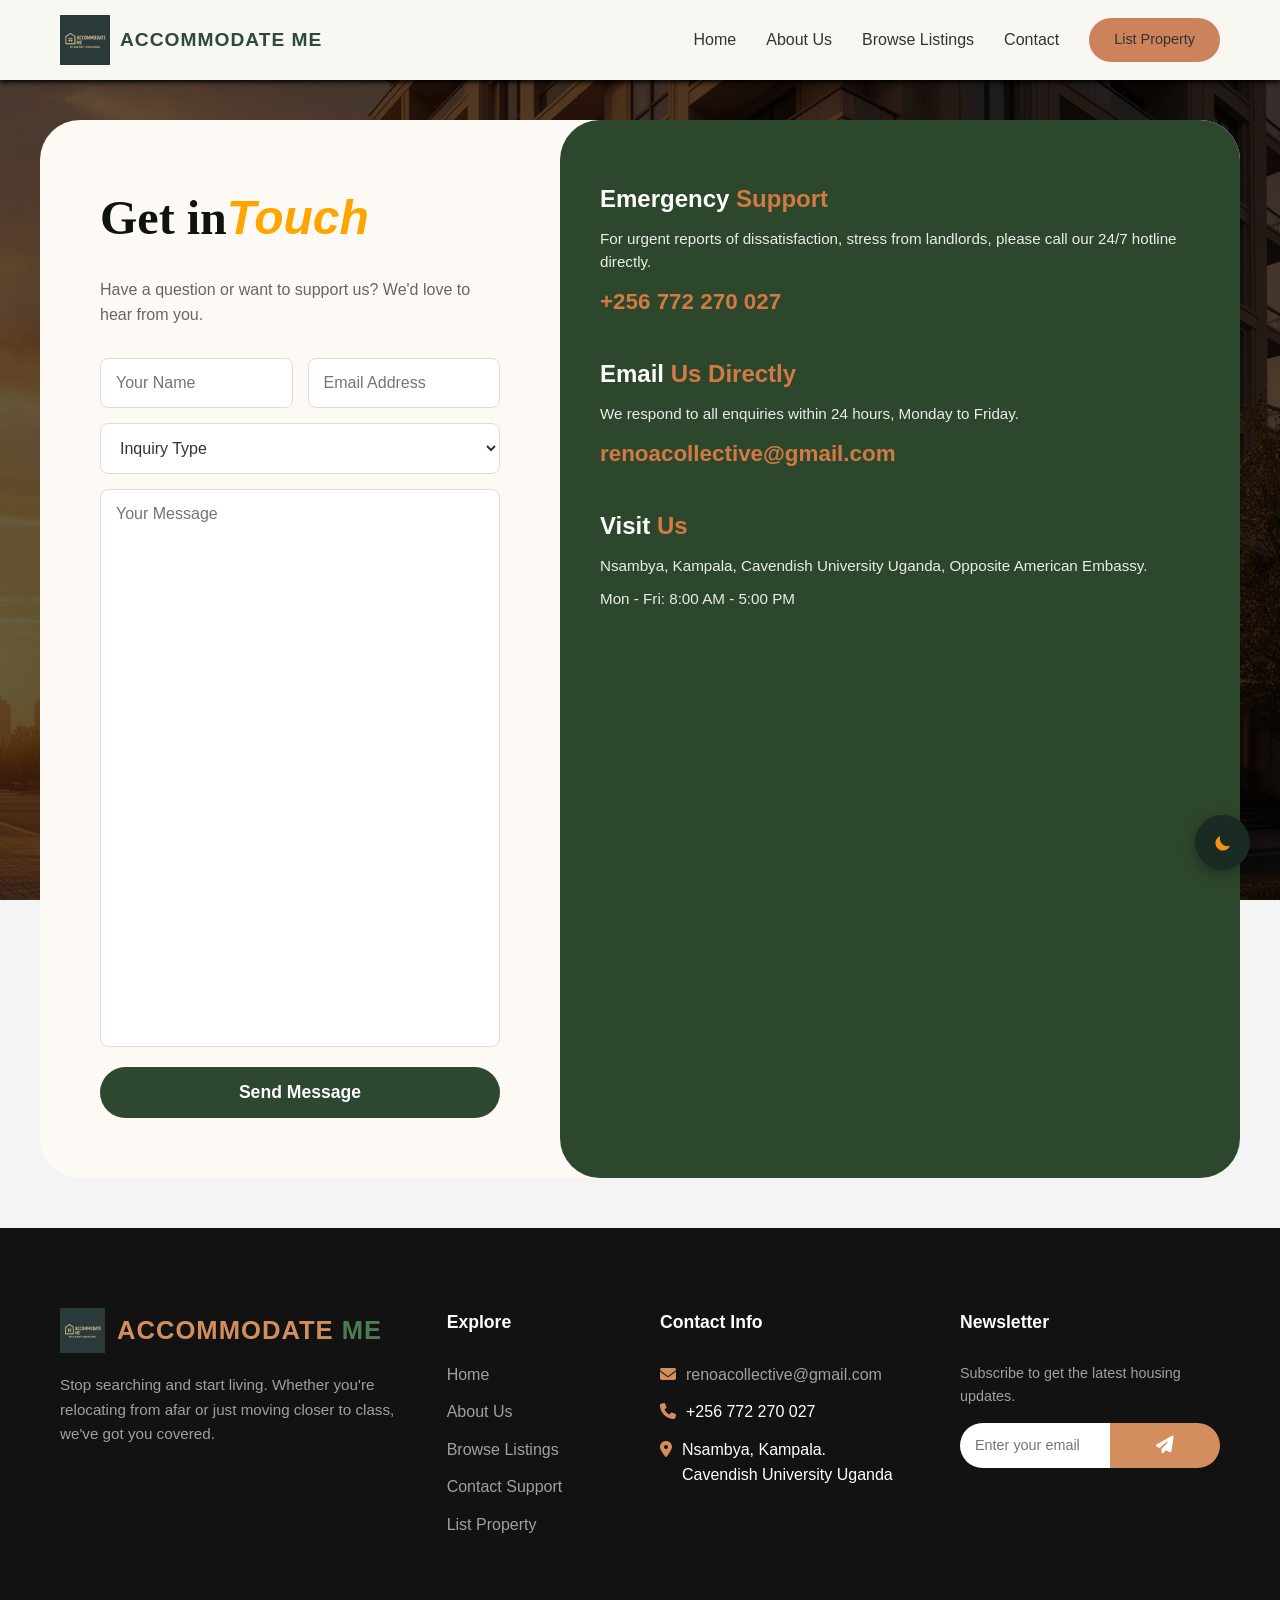
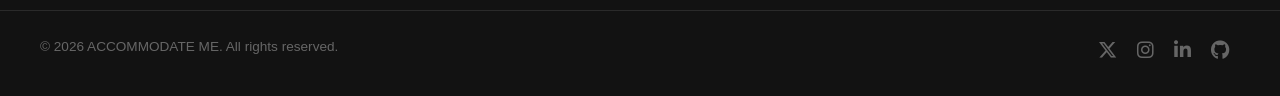
<file: html/contact.html>
<!doctype html>
<html lang="en">

<head>
  <meta charset="UTF-8" />
  <meta name="viewport" content="width=device-width, initial-scale=1.0" />
  <title>CONTACT US</title>
  <link rel="stylesheet" type="text/css" href="../css/styles.css" />
  <link rel="icon" type="image/png" href="../Assets/logo.png" />
  <link rel="stylesheet" href="https://cdnjs.cloudflare.com/ajax/libs/font-awesome/6.4.2/css/all.min.css" />
</head>

<body>
  <!-- Dark Mode Toggle -->
  <input type="checkbox" id="dark-mode-toggle" class="dark-mode-checkbox">
  <label for="dark-mode-toggle" class="dark-mode-label">
    <svg class="sun" viewBox="0 0 24 24">
      <path
        d="M12 7c-2.76 0-5 2.24-5 5s2.24 5 5 5 5-2.24 5-5-2.24-5-5-5zM2 13h2c.55 0 1-.45 1-1s-.45-1-1-1H2c-.55 0-1 .45-1 1s.45 1 1 1zm18 0h2c.55 0 1-.45 1-1s-.45-1-1-1h-2c-.55 0-1 .45-1 1s.45 1 1 1zM11 2v2c0 .55.45 1 1 1s1-.45 1-1V2c0-.55-.45-1-1-1s-1 .45-1 1zm0 18v2c0 .55.45 1 1 1s1-.45 1-1v-2c0-.55-.45-1-1-1s-1 .45-1 1zM5.99 4.58c-.39-.39-1.03-.39-1.41 0-.39.39-.39 1.03 0 1.41l1.06 1.06c.39.39 1.03.39 1.41 0 .39-.39.39-1.03 0-1.41L5.99 4.58zm12.37 12.37c-.39-.39-1.03-.39-1.41 0-.39.39-.39 1.03 0 1.41l1.06 1.06c.39.39 1.03.39 1.41 0 .39-.39.39-1.03 0-1.41l-1.06-1.06zm1.06-10.96c.39-.39.39-1.03 0-1.41-.39-.39-1.03-.39-1.41 0l-1.06 1.06c-.39.39-.39 1.03 0 1.41.39.39 1.03.39 1.41 0l1.06-1.06zM7.05 18.36c.39-.39.39-1.03 0-1.41-.39-.39-1.03-.39-1.41 0l-1.06 1.06c-.39.39-.39 1.03 0 1.41.39.39 1.03.39 1.41 0l1.06-1.06z" />
    </svg>
    <svg class="moon" viewBox="0 0 24 24">
      <path
        d="M12 3c-4.97 0-9 4.03-9 9s4.03 9 9 9 9-4.03 9-9c0-.46-.04-.92-.1-1.36-.98 1.37-2.58 2.26-4.4 2.26-3.03 0-5.5-2.47-5.5-5.5 0-1.82.89-3.42 2.26-4.4C12.92 3.04 12.46 3 12 3zm0 16c-3.86 0-7-3.14-7-7s3.14-7 7-7c.18 0 .36.01.53.03-1.63 1.1-2.78 2.87-3.23 4.97h2.11c.36-1.12 1.04-2.09 1.93-2.82C12.87 8.01 13 8.98 13 10c0 2.21 1.79 4 4 4 1.02 0 1.99-.13 2.88-.34-.73.89-1.7 1.57-2.82 1.93v2.11c2.1-.45 3.87-1.6 4.97-3.23.02.17.03.35.03.53 0 3.86-3.14 7-7 7z"
        fill="none" />
      <path
        d="M9.37 5.51c-.18.61-.27 1.25-.27 1.99 0 4.08 3.32 7.4 7.4 7.4.74 0 1.38-.09 1.99-.27C17.45 17.19 14.93 19 12 19c-3.86 0-7-3.14-7-7 0-2.93 1.81-5.45 4.37-6.49z" />
    </svg>
  </label>
  <!--HEADER SECTION-->
  <header class="main-header">
    <div class="header-container">
      <div class="logo">
        <img src="../Assets/logo.png" alt="Accommodate Me Logo" class="logo-img" />
        <h1>ACCOMMODATE ME</h1>
      </div>
      <!-- HAMBURGER MENU -->
      <div class="hamburger" id="hamburger">
        <span class="bar"></span>
        <span class="bar"></span>
        <span class="bar"></span>
      </div>
      <!--NAVIGATION BAR-->
      <nav class="nav-links">
        <a href="../index.html" target="_blank">Home</a>
        <a href="../html/About-Us.html" target="_blank">About Us</a>
        <a href="../html/browse-listings.html" target="_blank">Browse Listings</a>
        <a href="../html/contact.html" target="_blank">Contact</a>
        <a href="../html/list-property.html" target="_blank" class="btn-list">List Property</a>
      </nav>
    </div>
  </header>

  <!--CONTACT US-->
  <section class="contact-container">
    <div class="contact-form">
      <h1>Get in<span>Touch</span></h1>
      <p>
        Have a question or want to support us? We'd love to hear from you.
      </p>
      <form class="contact-us-form">
        <div class="form-row">
          <input type="text" placeholder="Your Name" required />
          <input type="email" placeholder="Email Address" required />
        </div>
        <select>
          <option value="" disabled selected>Inquiry Type</option>
          <option value="Accommodation Inquiry">Accomodation Inquiry</option>
          <option value="Room Matching">Room Matching</option>
          <option value="Rent Inquiry">Rent Inquiry</option>
          <option value="General Message">General Message</option>
        </select>
        <textarea placeholder="Your Message"></textarea>
        <button type="submit">Send Message</button>
      </form>
    </div>
    <div class="contact-sidebar">
      <div class="info-group">
        <h2>Emergency <span>Support</span></h2>
        <p>
          For urgent reports of dissatisfaction, stress from landlords, please
          call our 24/7 hotline directly.
        </p>
        <a href="https://wa.me/+256772270027" target="_blank" class="phone-link">+256 772 270 027</a>
      </div>
      <div class="info-group">
        <h2>Email <span> Us Directly</span></h2>
        <p>We respond to all enquiries within 24 hours, Monday to Friday.</p>
        <a href="mailto:renoacollective@gmail.com" class="email-link">renoacollective@gmail.com</a>
      </div>
      <div class="info-group">
        <h2>Visit <span>Us</span></h2>
        <p>
          Nsambya, Kampala, Cavendish University Uganda, Opposite American
          Embassy.
        </p>
        <p>Mon - Fri: 8:00 AM - 5:00 PM</p>
        <div class="map-wrapper">
         <iframe src="https://www.google.com/maps/embed?pb=!1m18!1m12!1m3!1d6170.966575489519!2d32.580559703484234!3d0.30702813836174675!2m3!1f0!2f0!3f0!3m2!1i1024!2i768!4f13.1!3m3!1m2!1s0x177dbdb875db2889%3A0x1d6a6fac1d2810dc!2sArena%20Mall!5e0!3m2!1sen!2sug!4v1795515476911!5m2!1sen!2sug" width="600" height="450" style="border:0;" allowfullscreen="" loading="lazy" referrerpolicy="strict-origin-when-cross-origin"></iframe>
        </div>
      </div>
    </div>
  </section>

  <!--FOOTER SECTION-->
  <footer class="footer">
    <div class="footer-container">
      <!-- Brand Info -->
      <div class="footer-brand">
        <div class="logo-group">
          <img src="../Assets/logo.png" alt="Logo" class="footer-logo-img" />
          <h3 class="brand-name">ACCOMMODATE <span>ME</span></h3>
        </div>
        <p class="brand-tagline">
          Stop searching and start living. Whether you're relocating from afar
          or just moving closer to class, we've got you covered.
        </p>
      </div>

      <!-- Quick Links -->
      <div class="footer-col">
        <h4>Explore</h4>
        <ul>
          <li><a href="../index.html">Home</a></li>
          <li><a href="About-Us.html">About Us</a></li>
          <li><a href="browse-listings.html">Browse Listings</a></li>
          <li><a href="contact.html">Contact Support</a></li>
          <li><a href="list-property.html">List Property</a></li>
        </ul>
      </div>

      <!-- Contact Info -->
      <div class="footer-col contact-info">
        <h4>Contact Info</h4>
        <ul>
          <li><i class="fa-solid fa-envelope"></i> <a
              href="mailto:renoacollective@gmail.com">renoacollective@gmail.com</a></li>
          <li><i class="fa-solid fa-phone"></i> +256 772 270 027</li>
          <li><i class="fa-solid fa-location-dot"></i> Nsambya, Kampala.<br>Cavendish University Uganda</li>
        </ul>
      </div>

      <!-- Newsletter -->
      <div class="footer-col newsletter">
        <h4>Newsletter</h4>
        <p>Subscribe to get the latest housing updates.</p>
        <form class="newsletter-form">
          <input type="email" placeholder="Enter your email" required />
          <button type="submit"><i class="fa-solid fa-paper-plane"></i></button>
        </form>
      </div>
    </div>

    <div class="footer-bottom">
      <div class="bottom-content">
        <p>&copy; 2026 ACCOMMODATE ME. All rights reserved.</p>
        <div class="bottom-socials">
          <a href="#" aria-label="X (Twitter)"><i class="fa-brands fa-x-twitter"></i></a>
          <a href="#" aria-label="Instagram"><i class="fa-brands fa-instagram"></i></a>
          <a href="https://www.linkedin.com/company/renoa-collective/" target="_blank" aria-label="LinkedIn"><i class="fa-brands fa-linkedin-in"></i></a>
          <a href="https://github.com/RENOA-COLLECTIVE" target="_blank" aria-label="GitHub"><i class="fa-brands fa-github"></i></a>
        </div>
      </div>
    </div>
  </footer>
  <script src="../js/mobile-nav.js"></script>
</body>

</html>
</file>
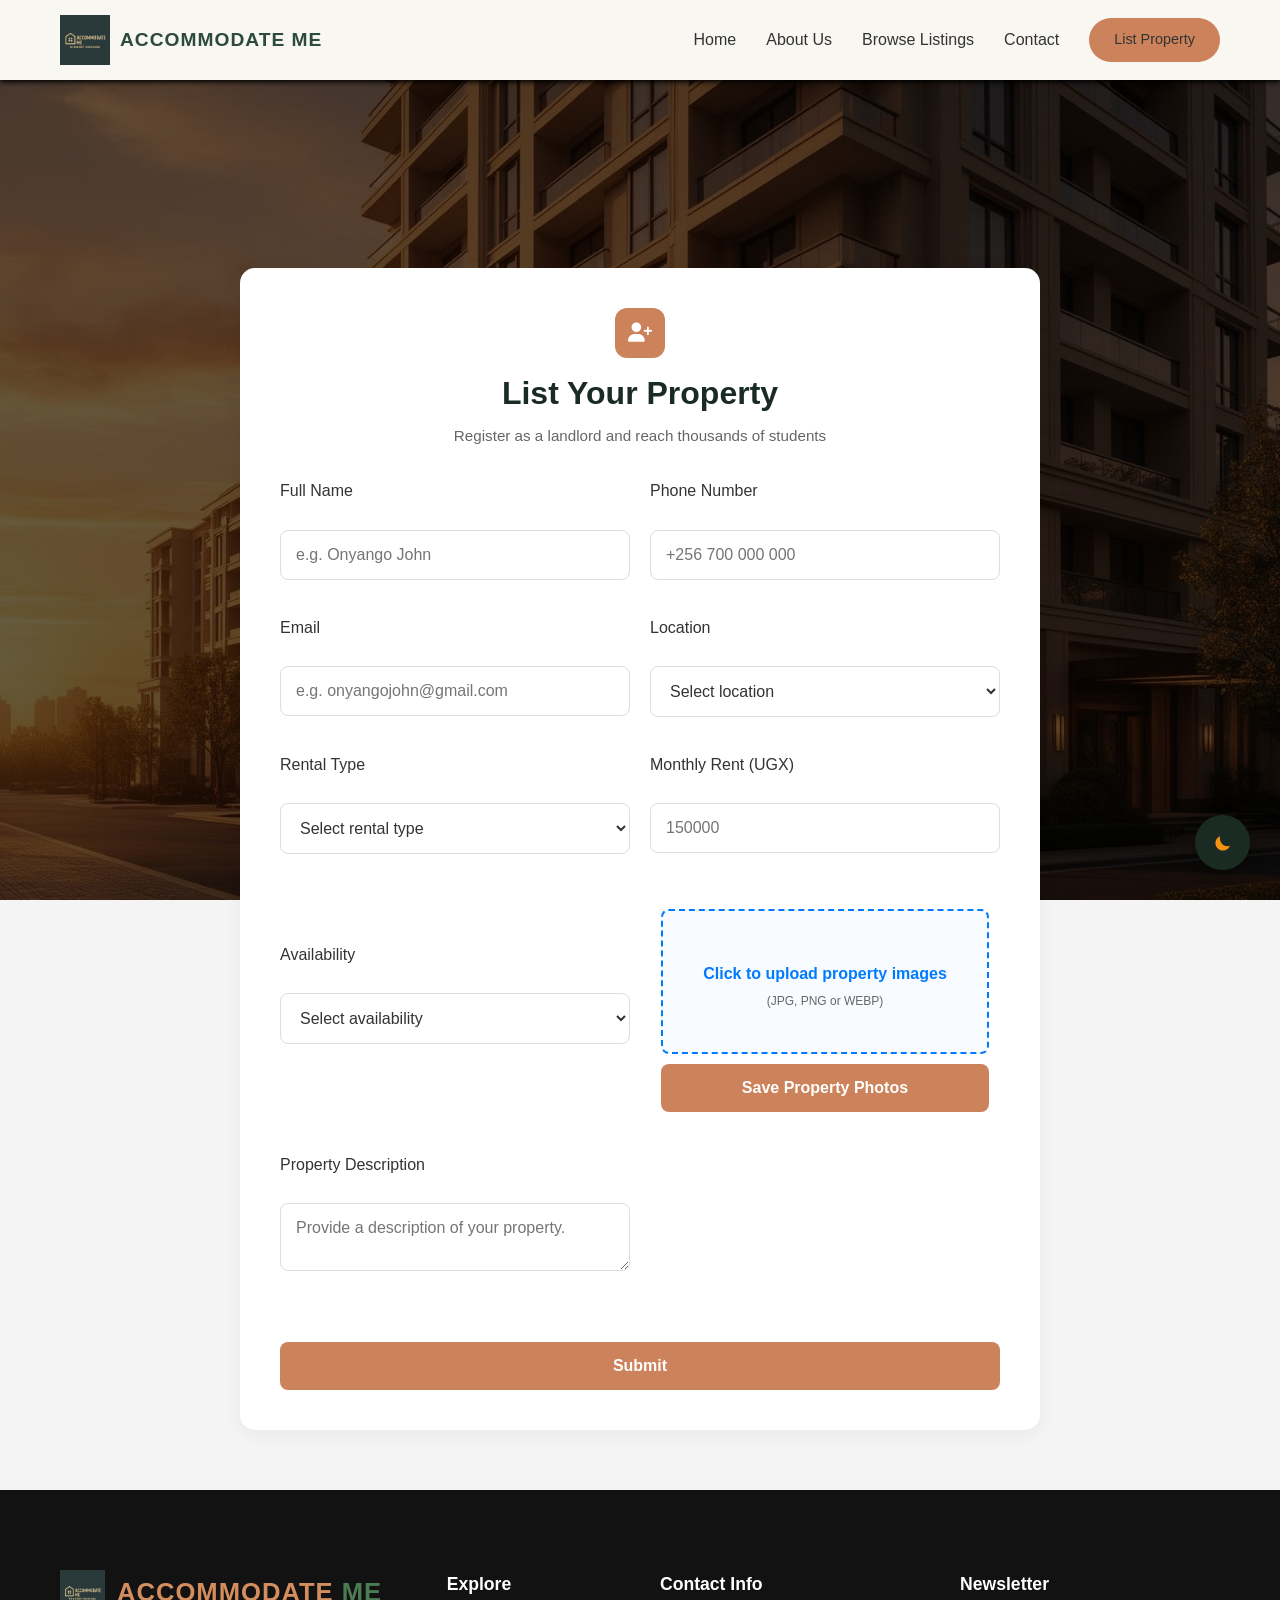
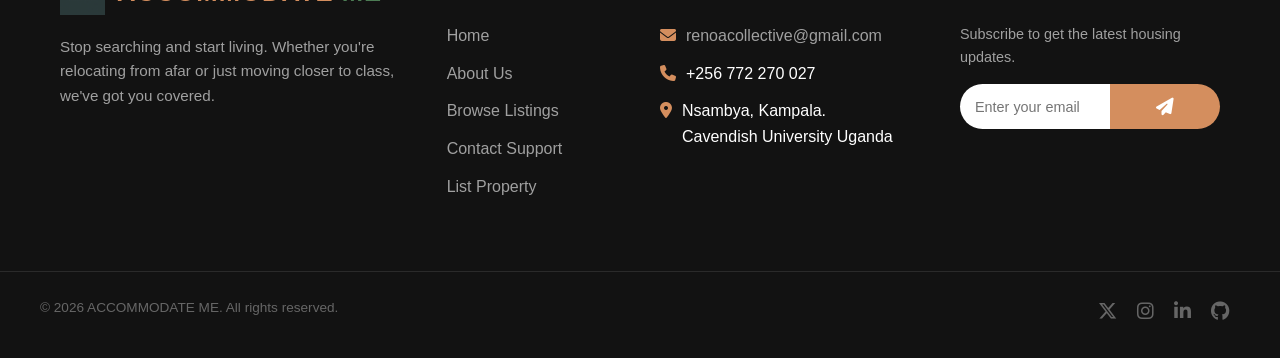
<file: html/list-property.html>
<!DOCTYPE html>
<html lang="en">
<head>
    <meta charset="UTF-8">
    <meta name="viewport" content="width=device-width, initial-scale=1.0">
    <title>LIST PROPERTY</title>
    <link rel="stylesheet" type="text/css" href="../css/styles.css">
    <link rel="icon" type="image/png" href="../Assets/logo.png">
    <link rel="preconnect" href="https://fonts.googleapis.com">
    <link rel="preconnect" href="https://fonts.gstatic.com" crossorigin>
    <link rel="stylesheet" href="https://cdnjs.cloudflare.com/ajax/libs/font-awesome/4.7.0/css/font-awesome.min.css">
    <link
      href="https://fonts.googleapis.com/css2?family=Playfair+Display:ital,wght@0,400;0,700;0,900;1,400&family=Lora:ital,wght@0,400;0,500;1,400&family=DM+Sans:wght@300;400;500&display=swap"
      rel="stylesheet"
    />
    <link
      rel="stylesheet"
      href="https://cdnjs.cloudflare.com/ajax/libs/font-awesome/6.4.2/css/all.min.css"
    />
</head>
<!--HEADER SECTION-->
  <header class="main-header">
    <div class="header-container">
        <div class="logo">
            <img src="../Assets/logo.png" alt="Accommodate Me Logo" class="logo-img">
            <h1>ACCOMMODATE ME</h1>
        </div>
        <!-- HAMBURGER MENU -->
        <div class="hamburger" id="hamburger">
          <span class="bar"></span>
          <span class="bar"></span>
          <span class="bar"></span>
        </div>
<!--NAVIGATION BAR-->
        <nav class="nav-links">
            <a href="../index.html" target="_blank">Home</a>
            <a href="../html/About-Us.html" target="_blank">About Us</a>
            <a href="../html/browse-listings.html" target="_blank">Browse Listings</a>
            <a href="../html/contact.html" target="_blank">Contact</a>
            <a href="../html/list-property.html" target="_blank"class="btn-list">List Property</a>
        </nav>
    </div>
</header>
<br><br><br><br><br>
<!--LIST PROPERTY FORM-->
<body>
    <!-- Dark Mode Toggle -->
    <input type="checkbox" id="dark-mode-toggle" class="dark-mode-checkbox">
    <label for="dark-mode-toggle" class="dark-mode-label">
      <svg class="sun" viewBox="0 0 24 24"><path d="M12 7c-2.76 0-5 2.24-5 5s2.24 5 5 5 5-2.24 5-5-2.24-5-5-5zM2 13h2c.55 0 1-.45 1-1s-.45-1-1-1H2c-.55 0-1 .45-1 1s.45 1 1 1zm18 0h2c.55 0 1-.45 1-1s-.45-1-1-1h-2c-.55 0-1 .45-1 1s.45 1 1 1zM11 2v2c0 .55.45 1 1 1s1-.45 1-1V2c0-.55-.45-1-1-1s-1 .45-1 1zm0 18v2c0 .55.45 1 1 1s1-.45 1-1v-2c0-.55-.45-1-1-1s-1 .45-1 1zM5.99 4.58c-.39-.39-1.03-.39-1.41 0-.39.39-.39 1.03 0 1.41l1.06 1.06c.39.39 1.03.39 1.41 0 .39-.39.39-1.03 0-1.41L5.99 4.58zm12.37 12.37c-.39-.39-1.03-.39-1.41 0-.39.39-.39 1.03 0 1.41l1.06 1.06c.39.39 1.03.39 1.41 0 .39-.39.39-1.03 0-1.41l-1.06-1.06zm1.06-10.96c.39-.39.39-1.03 0-1.41-.39-.39-1.03-.39-1.41 0l-1.06 1.06c-.39.39-.39 1.03 0 1.41.39.39 1.03.39 1.41 0l1.06-1.06zM7.05 18.36c.39-.39.39-1.03 0-1.41-.39-.39-1.03-.39-1.41 0l-1.06 1.06c-.39.39-.39 1.03 0 1.41.39.39 1.03.39 1.41 0l1.06-1.06z"/></svg>
      <svg class="moon" viewBox="0 0 24 24"><path d="M12 3c-4.97 0-9 4.03-9 9s4.03 9 9 9 9-4.03 9-9c0-.46-.04-.92-.1-1.36-.98 1.37-2.58 2.26-4.4 2.26-3.03 0-5.5-2.47-5.5-5.5 0-1.82.89-3.42 2.26-4.4C12.92 3.04 12.46 3 12 3zm0 16c-3.86 0-7-3.14-7-7s3.14-7 7-7c.18 0 .36.01.53.03-1.63 1.1-2.78 2.87-3.23 4.97h2.11c.36-1.12 1.04-2.09 1.93-2.82C12.87 8.01 13 8.98 13 10c0 2.21 1.79 4 4 4 1.02 0 1.99-.13 2.88-.34-.73.89-1.7 1.57-2.82 1.93v2.11c2.1-.45 3.87-1.6 4.97-3.23.02.17.03.35.03.53 0 3.86-3.14 7-7 7z" fill="none"/><path d="M9.37 5.51c-.18.61-.27 1.25-.27 1.99 0 4.08 3.32 7.4 7.4 7.4.74 0 1.38-.09 1.99-.27C17.45 17.19 14.93 19 12 19c-3.86 0-7-3.14-7-7 0-2.93 1.81-5.45 4.37-6.49z"/></svg>
    </label>
    <section class="listing-section">
        <div class="form-container">
            <div class="form-header">
                <div class="header-icon">
                     <i class="fas fa-user-plus"></i>
                </div>
                <h2>List Your Property</h2>
                <p>Register as a landlord and reach thousands of students</p>
            </div>

            <form class="property-form">
                <div class="input-grid">
                    <div class="form-group">
                        <label>Full Name</label><br>
                        <input type="text" placeholder="e.g. Onyango John" required>
                    </div>
                    <div class="form-group">
                        <label>Phone Number</label><br>
                        <input type="tel" placeholder="+256 700 000 000" pattern="^\+256\d{9}$" title="Please enter a valid Ugandan number starting with +256" required>
                    </div>
                    <div class="form-group">
                        <label>Email</label><br>
                        <input type="email" placeholder="e.g. onyangojohn@gmail.com" required>
                    </div>
                    <!-- location html -->
                    <div class="form-group">
                        <label>Location </label><br>
                        <select required>
                            <option value="" disabled selected>Select location</option>
                            <option value="Nsambya">Nsambya</option>
                            <option value="Kabalagala">Kabalagala</option>
                            <option value="Kampala Central">Kampala Central</option>
                            <option value="Nakasero">Nakasero</option>
                            <option value="Kololo">Kololo</option>
                            <option value="Bugolobi">Bugolobi</option>
                            <option value="Muyenga">Muyenga</option>
                            <option value="Wandegeya">Wandegeya</option>
                            <option value="Mengo">Mengo</option>
                        </select>
                    </div>
                    <!--rental type html -->
                    <div class="form-group">
                        <label>Rental Type</label><br>
                        <select required>
                            <option value="" disabled selected>Select rental type</option>
                            <option value="Hostel">Hostel</option>
                            <option value="Apartment">Apartment</option>
                            <option value="Shared Room">Shared Room</option>
                            <option value="Single Room">Single Room</option>
                        </select>
                    </div>
                    <!-- monthly rent -->
                    <div class="form-group">
                        <label>Monthly Rent (UGX) </label><br>
                        <input type="number" placeholder="150000" min="150000"required>
                    </div>
                    <div class="form-group full-width">
                        <!-- availability layer -->
                        <label>Availability</label><br>
                        <select required>
                            <option value="" disabled selected>Select availability</option>
                            <option value="Available">Available</option>
                            <option value="Not Available">Not Available</option>
                        </select>
                    </div>
                    <!-- IMAGE UPLOAD -->
                    <div class="upload-box">
                       <form action="/your-upload-endpoint" method="POST" enctype="multipart/form-data">
                         <label for="property-upload" class="custom-file-upload">
                           <div class="upload-content">
                              <span class="icon"></span>
                              <span class="text">Click to upload property images</span>
                              <span class="subtext">(JPG, PNG or WEBP)</span>
                            </div>
                         </label>
                            <input id="property-upload" type="file" name="property_images" accept="image/*" multiple />
    
                            <button type="submit" class="submit-btn">Save Property Photos</button>
                        </form>
                     </div>
                    <!-- Description box -->
                    <div class="form-group full-width">
                        <label>Property Description</label><br>
                        <textarea placeholder="Provide a description of your property." required></textarea><br>
                    </div>
                </div>
                <!-- submit button -->
                <center><button type="submit" class="submit-btn">Submit</button></center>
            </form>
        </div>
    </section>
<!--FOOTER SECTION-->
    <footer class="footer">
      <div class="footer-container">
        <!-- Brand Info -->
        <div class="footer-brand">
          <div class="logo-group">
            <img src="../Assets/logo.png" alt="Logo" class="footer-logo-img" />
            <h3 class="brand-name">ACCOMMODATE <span>ME</span></h3>
          </div>
          <p class="brand-tagline">
            Stop searching and start living. Whether you're relocating from afar
            or just moving closer to class, we've got you covered.
          </p>
        </div>

        <!-- Quick Links -->
        <div class="footer-col">
          <h4>Explore</h4>
          <ul>
            <li><a href="../index.html">Home</a></li>
            <li><a href="About-Us.html">About Us</a></li>
            <li><a href="browse-listings.html">Browse Listings</a></li>
            <li><a href="contact.html">Contact Support</a></li>
            <li><a href="list-property.html">List Property</a></li>
          </ul>
        </div>

        <!-- Contact Info -->
        <div class="footer-col contact-info">
          <h4>Contact Info</h4>
          <ul>
            <li><i class="fa-solid fa-envelope"></i> <a href="mailto:renoacollective@gmail.com">renoacollective@gmail.com</a></li>
            <li><i class="fa-solid fa-phone"></i> +256 772 270 027</li>
            <li><i class="fa-solid fa-location-dot"></i> Nsambya, Kampala.<br>Cavendish University Uganda</li>
          </ul>
        </div>

        <!-- Newsletter -->
        <div class="footer-col newsletter">
          <h4>Newsletter</h4>
          <p>Subscribe to get the latest housing updates.</p>
          <form class="newsletter-form">
            <input type="email" placeholder="Enter your email" required />
            <button type="submit"><i class="fa-solid fa-paper-plane"></i></button>
          </form>
        </div>
      </div>

      <div class="footer-bottom">
        <div class="bottom-content">
          <p>&copy; 2026 ACCOMMODATE ME. All rights reserved.</p>
          <div class="bottom-socials">
            <a href="#" aria-label="X (Twitter)"><i class="fa-brands fa-x-twitter"></i></a>
            <a href="#" aria-label="Instagram"><i class="fa-brands fa-instagram"></i></a>
            <a href="https://www.linkedin.com/company/renoa-collective/" target="_blank" aria-label="LinkedIn"><i class="fa-brands fa-linkedin-in"></i></a>
            <a href="https://github.com/RENOA-COLLECTIVE" target="_blank" aria-label="GitHub"><i class="fa-brands fa-github"></i></a>
          </div>
        </div>
      </div>
    </footer>
    <script src="../js/main.js"></script>
    <script src="../js/mobile-nav.js"></script>
</body>
</html>
</file>
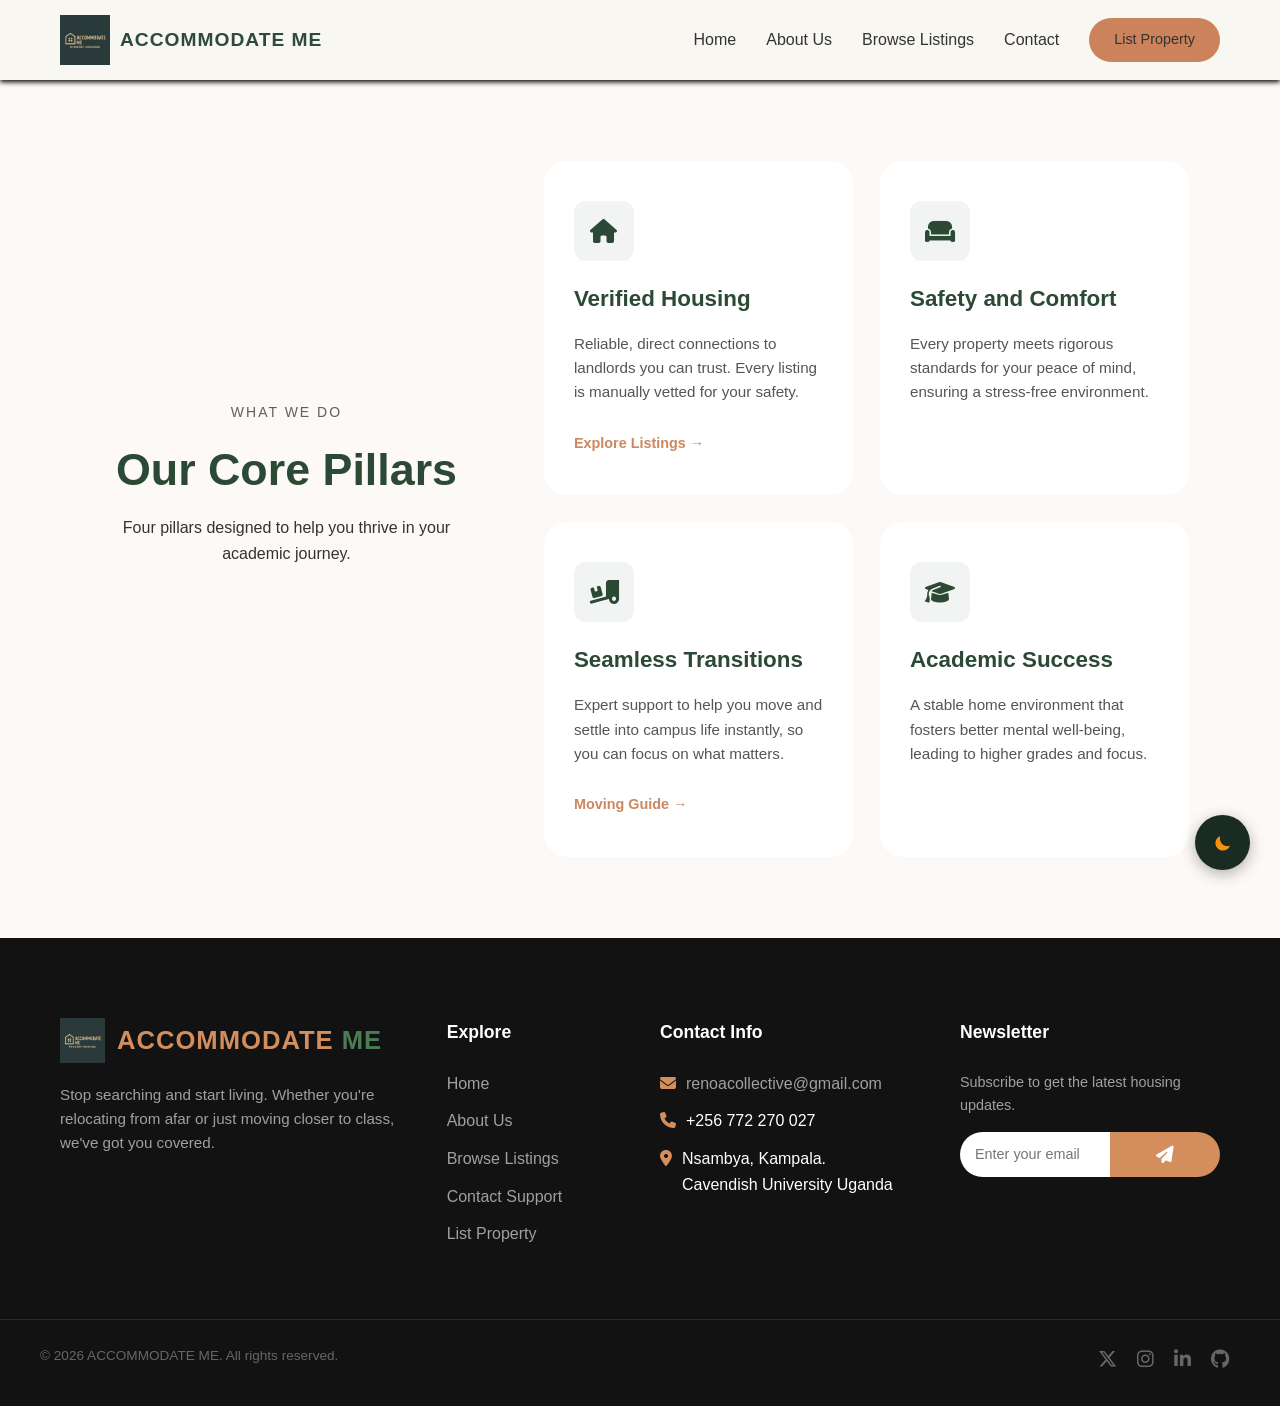
<file: html/work.html>
<!doctype html>
<html lang="en">
  <head>
    <meta charset="UTF-8" />
    <meta name="viewport" content="width=device-width, initial-scale=1.0" />
    <title>WHAT WE DO</title>
    <link rel="stylesheet" type="text/css" href="../css/styles.css" />
    <link rel="icon" type="image/png" href="../Assets/logo.png" />
    <!-- FontAwesome 6 -->
    <link
      rel="stylesheet"
      href="https://cdnjs.cloudflare.com/ajax/libs/font-awesome/6.4.2/css/all.min.css"
    />
  </head>
  <body>
    <!-- Dark Mode Toggle -->
    <input type="checkbox" id="dark-mode-toggle" class="dark-mode-checkbox">
    <label for="dark-mode-toggle" class="dark-mode-label">
      <svg class="sun" viewBox="0 0 24 24"><path d="M12 7c-2.76 0-5 2.24-5 5s2.24 5 5 5 5-2.24 5-5-2.24-5-5-5zM2 13h2c.55 0 1-.45 1-1s-.45-1-1-1H2c-.55 0-1 .45-1 1s.45 1 1 1zm18 0h2c.55 0 1-.45 1-1s-.45-1-1-1h-2c-.55 0-1 .45-1 1s.45 1 1 1zM11 2v2c0 .55.45 1 1 1s1-.45 1-1V2c0-.55-.45-1-1-1s-1 .45-1 1zm0 18v2c0 .55.45 1 1 1s1-.45 1-1v-2c0-.55-.45-1-1-1s-1 .45-1 1zM5.99 4.58c-.39-.39-1.03-.39-1.41 0-.39.39-.39 1.03 0 1.41l1.06 1.06c.39.39 1.03.39 1.41 0 .39-.39.39-1.03 0-1.41L5.99 4.58zm12.37 12.37c-.39-.39-1.03-.39-1.41 0-.39.39-.39 1.03 0 1.41l1.06 1.06c.39.39 1.03.39 1.41 0 .39-.39.39-1.03 0-1.41l-1.06-1.06zm1.06-10.96c.39-.39.39-1.03 0-1.41-.39-.39-1.03-.39-1.41 0l-1.06 1.06c-.39.39-.39 1.03 0 1.41.39.39 1.03.39 1.41 0l1.06-1.06zM7.05 18.36c.39-.39.39-1.03 0-1.41-.39-.39-1.03-.39-1.41 0l-1.06 1.06c-.39.39-.39 1.03 0 1.41.39.39 1.03.39 1.41 0l1.06-1.06z"/></svg>
      <svg class="moon" viewBox="0 0 24 24"><path d="M12 3c-4.97 0-9 4.03-9 9s4.03 9 9 9 9-4.03 9-9c0-.46-.04-.92-.1-1.36-.98 1.37-2.58 2.26-4.4 2.26-3.03 0-5.5-2.47-5.5-5.5 0-1.82.89-3.42 2.26-4.4C12.92 3.04 12.46 3 12 3zm0 16c-3.86 0-7-3.14-7-7s3.14-7 7-7c.18 0 .36.01.53.03-1.63 1.1-2.78 2.87-3.23 4.97h2.11c.36-1.12 1.04-2.09 1.93-2.82C12.87 8.01 13 8.98 13 10c0 2.21 1.79 4 4 4 1.02 0 1.99-.13 2.88-.34-.73.89-1.7 1.57-2.82 1.93v2.11c2.1-.45 3.87-1.6 4.97-3.23.02.17.03.35.03.53 0 3.86-3.14 7-7 7z" fill="none"/><path d="M9.37 5.51c-.18.61-.27 1.25-.27 1.99 0 4.08 3.32 7.4 7.4 7.4.74 0 1.38-.09 1.99-.27C17.45 17.19 14.93 19 12 19c-3.86 0-7-3.14-7-7 0-2.93 1.81-5.45 4.37-6.49z"/></svg>
    </label>
    <!--HEADER SECTION-->
    <header class="main-header">
      <div class="header-container">
        <div class="logo">
          <img
            src="../Assets/logo.png"
            alt="Accommodate Me Logo"
            class="logo-img"
          />
          <h1>ACCOMMODATE ME</h1>
        </div>
        <!-- HAMBURGER MENU -->
        <div class="hamburger" id="hamburger">
          <span class="bar"></span>
          <span class="bar"></span>
          <span class="bar"></span>
        </div>
      <!--NAVIGATION BAR-->
        <nav class="nav-links">
          <a href="../index.html" target="_blank">Home</a>
          <a href="../html/About-Us.html" target="_blank">About Us</a>
          <a href="../html/browse-listings.html" target="_blank"
            >Browse Listings</a
          >
          <a href="../html/contact.html" target="_blank">Contact</a>
          <a href="../html/list-property.html" target="_blank" class="btn-list"
            >List Property</a
          >
        </nav>
      </div>
    </header>
    <!--WHAT WE DO-->
    <section class="pillars-section">
      <div class="container">
        <div class="section-intro">
          <p class="subtitle">WHAT WE DO</p>
          <h2 class="main-title">Our Core Pillars</h2>
          <p class="description">
            Four pillars designed to help you thrive in your academic journey.
          </p>
        </div>

        <div class="pillars-grid">
          <div class="pillar-card">
            <div class="icon-wrapper"><i class="fa-solid fa-house"></i></div>
            <h3>Verified Housing</h3>
            <p>
              Reliable, direct connections to landlords you can trust. Every
              listing is manually vetted for your safety.
            </p>
            <a href="browse-listings.html" class="pillar-cta"
              >Explore Listings &rarr;</a
            >
          </div>

          <div class="pillar-card">
            <div class="icon-wrapper"><i class="fa-solid fa-couch"></i></div>
            <h3>Safety and Comfort</h3>
            <p>
              Every property meets rigorous standards for your peace of mind,
              ensuring a stress-free environment.
            </p>
          </div>

          <div class="pillar-card">
            <div class="icon-wrapper">
              <i class="fa-solid fa-truck-ramp-box"></i>
            </div>
            <h3>Seamless Transitions</h3>
            <p>
              Expert support to help you move and settle into campus life
              instantly, so you can focus on what matters.
            </p>
            <a href="#" class="pillar-cta">Moving Guide &rarr;</a>
          </div>

          <div class="pillar-card">
            <div class="icon-wrapper">
              <i class="fa-solid fa-graduation-cap"></i>
            </div>
            <h3>Academic Success</h3>
            <p>
              A stable home environment that fosters better mental well-being,
              leading to higher grades and focus.
            </p>
          </div>
        </div>
      </div>
    </section>

  <!--FOOTER SECTION-->
    <footer class="footer">
      <div class="footer-container">
        <!-- Brand Info -->
        <div class="footer-brand">
          <div class="logo-group">
            <img src="../Assets/logo.png" alt="Logo" class="footer-logo-img" />
            <h3 class="brand-name">ACCOMMODATE <span>ME</span></h3>
          </div>
          <p class="brand-tagline">
            Stop searching and start living. Whether you're relocating from afar
            or just moving closer to class, we've got you covered.
          </p>
        </div>

        <!-- Quick Links -->
        <div class="footer-col">
          <h4>Explore</h4>
          <ul>
            <li><a href="../index.html">Home</a></li>
            <li><a href="About-Us.html">About Us</a></li>
            <li><a href="browse-listings.html">Browse Listings</a></li>
            <li><a href="contact.html">Contact Support</a></li>
            <li><a href="list-property.html">List Property</a></li>
          </ul>
        </div>

        <!-- Contact Info -->
        <div class="footer-col contact-info">
          <h4>Contact Info</h4>
          <ul>
            <li><i class="fa-solid fa-envelope"></i> <a href="mailto:renoacollective@gmail.com">renoacollective@gmail.com</a></li>
            <li><i class="fa-solid fa-phone"></i> +256 772 270 027</li>
            <li><i class="fa-solid fa-location-dot"></i> Nsambya, Kampala.<br>Cavendish University Uganda</li>
          </ul>
        </div>

        <!-- Newsletter -->
        <div class="footer-col newsletter">
          <h4>Newsletter</h4>
          <p>Subscribe to get the latest housing updates.</p>
          <form class="newsletter-form">
            <input type="email" placeholder="Enter your email" required />
            <button type="submit"><i class="fa-solid fa-paper-plane"></i></button>
          </form>
        </div>
      </div>

      <div class="footer-bottom">
        <div class="bottom-content">
          <p>&copy; 2026 ACCOMMODATE ME. All rights reserved.</p>
          <div class="bottom-socials">
            <a href="#" aria-label="X (Twitter)"><i class="fa-brands fa-x-twitter"></i></a>
            <a href="#" aria-label="Instagram"><i class="fa-brands fa-instagram"></i></a>
            <a href="https://www.linkedin.com/company/renoa-collective/" target="_blank" aria-label="LinkedIn"><i class="fa-brands fa-linkedin-in"></i></a>
            <a href="https://github.com/RENOA-COLLECTIVE" target="_blank" aria-label="GitHub"><i class="fa-brands fa-github"></i></a>
          </div>
        </div>
      </div>
    </footer>
    <script src="../js/mobile-nav.js"></script>
  </body>
</html>
</file>
<file: css/styles.css>
/*==========ENTIRE PAGE==========*/
* {
  box-sizing: border-box;
  margin: 0;
  padding: 0;
  font-family:
    "Trebuchet MS", "Lucida Sans Unicode", "Lucida Grande", "Lucida Sans",
    Arial, sans-serif;
}

/*========== HEADER SECTION========== */
.main-header {
  background-color: #f9f7f2;
  padding: 15px 0;
  width: 100%;
  box-shadow: 0 2px 5px rgba(0, 0, 0, 1);
  top: 0;
  z-index: 1000;
  margin-top: 0;
  position: absolute;
}

.header-container {
  max-width: 1200px;
  width: 100%;
  margin: 0 auto;
  display: flex;
  justify-content: space-between;
  align-items: center;
  padding: 0 20px;
}

/* Logo Styling */
.logo {
  display: flex;
  align-items: center;
  gap: 10px;
}

.logo-img {
  height: 50px;
  width: auto;
}

.logo h1 {
  font-size: 1.2rem;
  color: #2d4a3e;
  letter-spacing: 1px;
}

/* NAVIGATION BAR LINKS */
.nav-links {
  display: flex;
  align-items: center;
  gap: 30px;
  white-space: nowrap;
}

.nav-links a {
  text-decoration: none;
  color: #333;
  font-weight: 500;
  transition: color 0.3s;
}

.nav-links a:hover {
  color: #f6920f;
}

/* The "List Property" Button */
.btn-list {
  background-color: #cc825a;
  color: white;
  padding: 10px 25px;
  border-radius: 50px;
  font-size: 0.9rem;
}

.btn-list:hover {
  background-color: #b56e48;
}

/*==========HERO/HOME SECTION==========  */
.hero {
  position: relative;
  min-height: 100vh;
  display: flex;
  align-items: center;
  overflow: hidden;
}

.hero-bg {
  position: absolute;
  inset: 0;
  background-image: url("../Assets/Background.jpeg");
  background-size: cover;
  background-position: center 30%;
  transform: scale(1.05);
  animation: heroZoom 12s ease-out forwards;
}

@keyframes heroZoom {
  to {
    transform: scale(1);
  }
}

.hero-overlay {
  position: absolute;
  inset: 0;
  background: linear-gradient(135deg,
      rgba(28, 45, 28, 0.72) 0%,
      rgba(44, 74, 46, 0.45) 60%,
      rgba(92, 61, 46, 0.3) 100%);
}

.hero-content {
  position: relative;
  z-index: 2;
  max-width: 680px;
  padding: 2rem 2rem 2rem 6%;
}

.hero-label {
  display: inline-block;
  font-family: var(--ff-ui);
  font-size: 0.75rem;
  letter-spacing: 0.18em;
  text-transform: uppercase;
  color: var(--clr-amber);
  margin-bottom: 1.2rem;
  opacity: 0;
  animation: fadeUp 0.8s 0.4s forwards;
}

.hero-title {
  font-family: var(--ff-display);
  font-size: clamp(3rem, 7vw, 5.5rem);
  font-weight: 900;
  line-height: 1.05;
  color: #fff;
  margin-bottom: 1.5rem;
  opacity: 0;
  animation: fadeUp 0.8s 0.6s forwards;
}

.hero-title em {
  font-style: italic;
  color: #e8c49a;
}

.hero-sub {
  font-size: 1.15rem;
  color: rgba(255, 255, 255, 0.85);
  max-width: 460px;
  margin-bottom: 2.5rem;
  opacity: 0;
  animation: fadeUp 0.8s 0.8s forwards;
}

.hero-actions {
  display: flex;
  gap: 1rem;
  flex-wrap: wrap;
  opacity: 0;
  animation: fadeUp 0.8s 1s forwards;
}

@keyframes fadeUp {
  from {
    opacity: 0;
    transform: translateY(20px);
  }

  to {
    opacity: 1;
    transform: translateY(0);
  }
}

.hero-scroll-hint {
  position: absolute;
  bottom: 2.5rem;
  right: 2.5rem;
}


.hero-scroll-hint {
  display: flex;
  flex-direction: column;
  align-items: center;
  gap: 0.6rem;
  z-index: 2;
}

.hero-scroll-hint span {
  font-family: var(--ff-ui);
  font-size: 0.7rem;
  letter-spacing: 0.16em;
  text-transform: uppercase;
  color: rgba(255, 255, 255, 0.6);
  writing-mode: vertical-rl;
}

.scroll-line {
  width: 1px;
  height: 50px;
  background: rgba(255, 255, 255, 0.3);
  position: relative;
  overflow: hidden;
}

.scroll-line::after {
  content: "";
  position: absolute;
  top: -100%;
  left: 0;
  width: 100%;
  height: 100%;
  background: var(--clr-amber);
  animation: scrollDrop 2s ease infinite;
}

@keyframes scrollDrop {
  0% {
    top: -100%;
  }

  100% {
    top: 200%;
  }
}

/*  TICKER BANNER  */
.mission-banner {
  background: var(--deep-green);
  padding: 1rem 0;
  overflow: hidden;
}

.ticker-wrap {
  display: flex;
  width: 100%;
  overflow: hidden;
}

.ticker {
  display: flex;
  gap: 2rem;
  animation: ticker 22s linear infinite;
  white-space: nowrap;
  flex-shrink: 0;
}

.ticker span {
  font-family: var(--ff-ui);
  font-size: 0.82rem;
  letter-spacing: 0.12em;
  text-transform: uppercase;
  color: rgb(179, 181, 178);
}

@keyframes ticker {
  from {
    transform: translateX(0);
  }

  to {
    transform: translateX(-50%);
  }
}

/*  BUTTONS */
.btn-primary {
  display: inline-flex;
  align-items: center;
  gap: 0.5rem;
  background: var(--deep-green);
  color: #fff;
  font-family: var(--ff-ui);
  font-size: 0.9rem;
  font-weight: 500;
  padding: 0.85rem 2rem;
  border-radius: 50px;
  border: 2px solid var(--deep-green);
  cursor: pointer;
  transition: var(--transition);
  letter-spacing: 0.03em;
  text-decoration: none;
}

.btn-primary:hover {
  background: transparent;
  color: var(--deep-green);
}

.full-width {
  width: 100%;
  justify-content: center;
}

.btn-ghost {
  display: inline-flex;
  align-items: center;
  background: transparent;
  color: #fff;
  font-family: var(--clr-amber);
  font-size: 0.9rem;
  font-weight: 400;
  padding: 0.85rem 2rem;
  border-radius: 50px;
  border: 2px solid rgba(255, 255, 255, 0.5);
  cursor: pointer;
  transition: var(--transition);
  text-decoration: none;
}

.btn-ghost:hover {
  background: rgba(255, 255, 255, 0.15);
  border-color: #fff;
}

/* Hamburger Menu Default (Hidden) */
.hamburger {
  display: none;
  cursor: pointer;
  flex-direction: column;
  gap: 5px;
  z-index: 1001;
}

.hamburger .bar {
  width: 25px;
  height: 3px;
  background-color: #333;
  transition: all 0.3s ease;
}

body:has(.dark-mode-checkbox:checked) .hamburger .bar {
  background-color: #fff;
}

/* Hamburger active animation */
.hamburger.active .bar:nth-child(1) {
  transform: translateY(8px) rotate(45deg);
}

.hamburger.active .bar:nth-child(2) {
  opacity: 0;
}

.hamburger.active .bar:nth-child(3) {
  transform: translateY(-8px) rotate(-45deg);
}

/*========== RESPONSIVE DESIGN ==========*/

/* Tablet & Smaller Desktop */
@media (max-width: 992px) {

  /* About Us */
  .container {
    flex-direction: column;
    gap: 40px;
    padding: 0 20px;
  }



  /* Contact Us */
  .contact-container {
    flex-direction: column;
    margin: 20px;
  }

  .contact-sidebar {
    border-radius: 0 0 40px 40px;
  }

  /* Footer */
  .footer-container {
    flex-direction: column;
    align-items: center;
    text-align: center;
  }

  .footer-brand {
    margin-bottom: 30px;
  }

  .logo-group {
    justify-content: center;
  }
}

/* Mobile Devices */
@media (max-width: 768px) {

  /* Header & Navigation */
  .header-container {
    padding: 0 20px;
  }

  .hamburger {
    display: flex;
  }

  .nav-links {
    position: fixed;
    top: 0;
    right: -100%;
    height: 100vh;
    width: 70%;
    max-width: 300px;
    background-color: #f9f7f2;
    flex-direction: column;
    justify-content: center;
    align-items: center;
    transition: right 0.4s ease;
    z-index: 1000;
    box-shadow: -5px 0 15px rgba(0, 0, 0, 0.1);
    gap: 30px;
  }

  body:has(.dark-mode-checkbox:checked) .nav-links {
    background-color: #1e1e1e;
  }

  .nav-links.nav-active {
    right: 0;
  }

  /* Hero Section */
  .hero-content {
    padding: 5rem 2rem 2rem 5%;
  }

  .hero-title {
    font-size: clamp(2.5rem, 8vw, 3.5rem);
  }

  .hero-actions {
    flex-direction: column;
    width: 100%;
  }

  .hero-actions a {
    width: 100%;
    text-align: center;
    justify-content: center;
  }

  /* Pillars Section */
  .pillars-section {
    padding: 50px 20px;
  }

  /* List Property Form */
  .form-container {
    padding: 20px;
  }

  .input-grid {
    grid-template-columns: 1fr;
  }

  /* Browse Listings Nav */
  .navig {
    gap: 15px;
  }

  /* Contact Form */
  .contact-form {
    padding: 30px 20px;
  }

  .contact-sidebar {
    padding: 40px 20px;
  }
}

/*==========ABOUT US==========*/
.about-us {
  background-color: #fdf8f4;
  padding: 80px 0;
  font-family: "Arial", sans-serif;
}

.container {
  max-width: 1100px;
  margin: 0 auto;
  display: flex;
  align-items: center;
  gap: 60px;
}

.image-grid {
  position: relative;
  width: 600px;
  flex: 1;
  height: 500px;
}

.image-wrapper img {
  border-radius: 20px;
  display: block;
  width: 320px;
  height: 350px;
  object-fit: cover;
}

.main-image {
  position: absolute;
  width: 280px;
  top: 0;
  left: 0;
  z-index: 1;
}

.sub-image {
  position: absolute;
  width: 280px;
  top: 180px;
  left: 200px;
  bottom: 0;
  right: 0;
  z-index: 2;
}

.support-badge {
  position: absolute;
  background-color: #d1926d;
  color: white;
  padding: 20px;
  border-radius: 15px;
  text-align: center;
  width: 120px;
  top: 230px;
  left: 150px;
  transform: translate(-10%, -80%);
  z-index: 3;
  box-shadow: 0 10px 20px rgba(0, 0, 0, 0.1);
}

.support-badge p:first-child {
  font-size: 24px;
  font-weight: bold;
  margin: 0;
}


.badge-text {
  font-size: 12px;
  margin: 5px 0 0 0;
}

.text-content {
  flex: 1;
}

.subtitle {
  color: #5c6358;
  letter-spacing: 2px;
  font-size: 14px;
}

.title {
  color: #2d4635;
  font-size: 42px;
  margin: 10px 0 20px 0;
}


.text-content p {
  color: #666;
  line-height: 1.6;
  margin-bottom: 20px;
}

.btn-cta {
  display: inline-block;
  background-color: #2d4635;
  color: white;
  padding: 15px 35px;
  text-decoration: none;
  border-radius: 30px;
  font-weight: bold;
  transition: 0.3s;
}

.btn-cta:hover {
  background-color: #3e5f48;
}

/* About Us Responsive */
@media (max-width: 992px) {
  .about-us .container {
    flex-direction: column;
    padding: 0 20px;
    gap: 40px;
  }
  
  .image-grid {
    width: 100%;
    max-width: 400px;
    height: 380px;
    margin: 0 auto 40px auto;
  }

  .image-wrapper img {
    width: 100%;
    height: 250px;
  }

  .main-image {
    width: 65%;
    top: 0;
    left: 0;
  }

  .sub-image {
    width: 65%;
    top: auto;
    bottom: 0;
    left: auto;
    right: 0;
  }

  .support-badge {
    padding: 12px;
    width: 100px;
    top: 50%;
    left: 50%;
    transform: translate(-50%, -50%);
  }

  .support-badge p:first-child {
    font-size: 18px;
  }
}

/*==========WHAT WE DO========== */
:root {
  --deep-green: #2b4934;
  --rust-orange: #cb8860;
  --soft-bg: #fcf9f6;
  --text-gray: #555;
  --ff-ui: var(--ff-ui, sans-serif);
  --ff-display: var(--ff-display, serif);
  --clr-amber: #e8c49a;
  --transition: 0.3s ease;
}

.pillars-section {
  background-color: var(--soft-bg);
  padding: 80px 20px;
  font-family: "Playfair Display", serif;
}

.section-intro {
  text-align: center;
  margin-bottom: 50px;
}

.main-title {
  color: var(--deep-green);
  font-size: 2.8rem;
  margin: 10px 0;
}

.pillars-grid {
  display: grid;
  grid-template-columns: repeat(auto-fit, minmax(250px, 1fr));
  gap: 25px;
}

.pillar-card {
  background: #ffffff;
  padding: 40px 30px;
  border-radius: 24px;
  transition: all 0.3s ease;
  border: 1px solid rgba(0, 0, 0, 0.02);
}

.pillar-card:hover {
  transform: translateY(-10px);
  box-shadow: 0 20px 40px rgba(0, 0, 0, 0.05);
}

.icon-wrapper {
  background-color: #f1f4f2;
  width: 60px;
  height: 60px;
  display: flex;
  align-items: center;
  justify-content: center;
  border-radius: 12px;
  margin-bottom: 20px;
  color: var(--deep-green);
  font-size: 1.5rem;
}

.pillar-card h3 {
  color: var(--deep-green);
  font-size: 1.4rem;
  margin-bottom: 15px;
}

.pillar-card p {
  color: var(--text-gray);
  line-height: 1.6;
  font-size: 0.95rem;
  margin-bottom: 25px;
  font-family: "Arial", sans-serif;
}

.pillar-cta {
  color: var(--rust-orange);
  text-decoration: none;
  font-weight: bold;
  font-size: 0.9rem;
}

/*==========BROWSE LISTINGS==========*/
* {
  margin: 0;
  padding: 0;
  box-sizing: border-box;
}

body {
  font-family: 'Segoe UI', Tahoma, Geneva, Verdana, sans-serif;
  line-height: 1.6;
  color: #333;
  background-color: #f4f4f4;
  background-image: linear-gradient(rgba(0, 0, 0, 0.6), rgba(0, 0, 0, 0.6)), url('../Assets/Background.jpeg');
  background-size: cover;
  background-position: center;
  background-attachment: fixed;
}

.nav-container {
  background-color: #e4b313;
  padding: 10px 5%;
  top: 0;
  z-index: 1000;
  box-shadow: 0 2px 10px rgba(0, 0, 0, 0.1);
  position: sticky;
}

.navig {
  list-style: none;
  display: flex;
  align-items: center;
  gap: 25px;
  justify-content: center;
  flex-wrap: wrap;
}

.navig a {
  text-decoration: none;
  color: #555;
  font-weight: 600;
  transition: 0.3s;
}

.navig a:hover {
  color: #00796B;
}

#Filter {
  padding: 5px 10px;
  border-radius: 5px;
  border: 1px solid #ccc;
  cursor: pointer;
}

.hero-section1 {
  text-align: center;
  padding: 80px 20px;
  color: orange;
}

.section-title {
  color: white;
  margin: 40px 5% 20px;
  border-left: 5px solid #ffcc00;
  padding-left: 15px;
}

.listings-grid {
  display: grid;
  grid-template-columns: repeat(4, 1fr);
  gap: 25px;
  padding: 20px 5%;
  max-width: 1400px;
  margin: 0 auto;
}

.property-card {
  background: white;
  border-radius: 15px;
  overflow: hidden;
  transition: transform 0.4s ease, box-shadow 0.4s ease;
  display: flex;
  flex-direction: column;
}

.property-card:hover {
  transform: translateY(-10px);
  box-shadow: 0 15px 30px rgba(0, 0, 0, 0.3);
}

.image-box {
  position: relative;
  overflow: hidden;
  height: 200px;
}

.image-box img {
  width: 100%;
  height: 100%;
  object-fit: cover;
  transition: transform 0.5s ease;
}

.property-card:hover .image-box img {
  transform: scale(1.1);
}

.price-badge {
  position: absolute;
  bottom: 10px;
  right: 10px;
  background: #00796B;
  color: white;
  padding: 5px 12px;
  border-radius: 5px;
  font-weight: bold;
  font-size: 0.9rem;
}

.content-container {
  padding: 20px;
  flex-grow: 1;
  display: flex;
  flex-direction: column;
}

.property-title {
  font-size: 1.25rem;
  margin-bottom: 10px;
  color: #222;
}

.property-description {
  font-size: 0.9rem;
  color: #666;
  margin-bottom: 15px;
}

.amenity-label {
  font-size: 0.85rem;
  text-transform: uppercase;
  color: #222;
  margin-bottom: 5px;
}

.amenities-list {
  list-style: none;
  font-size: 0.85rem;
  margin-bottom: 20px;
}

.amenities-list li::before {
  content: "✔";
  color: #00796B;
}

.book-btn {
  display: block;
  text-align: center;
  background: #e4b313;
  color: #000;
  text-decoration: none;
  padding: 12px;
  border-radius: 8px;
  font-weight: bold;
  transition: 0.3s;
  margin-top: auto;
}

.book-btn:hover {
  background: #00796B;
  color: #fff;
}

@media (max-width: 1024px) {
  .listings-grid {
    grid-template-columns: repeat(2, 1fr);
  }
}

@media (max-width: 600px) {
  .listings-grid {
    grid-template-columns: 1fr;
  }

  .navig {
    gap: 10px;
  }
}

/*==========CONTACT US==========*/
body {
  background-attachment: #ffffffff;
  display: block;
  justify-content: center;
  align-items: center;
  min-height: 100vh;
  padding: 20px;
  margin: 0;
  padding: 0px;
  padding-top: 80px;
  margin-bottom: 0;
}

.contact-container {
  display: flex;
  max-width: 1200px;
  width: 100%;
  margin: 40px auto;
  background-color: #fdfaf5;
  border-radius: 40px;
  overflow: hidden;
  align-items: stretch;
  margin-bottom: 50px;
}

.contact-form {
  flex: 1.2;
  padding: 60px;
  display: flex;
  flex-direction: column;
}

.contact-us-form {
  display: flex;
  flex-direction: column;
  flex: 1 1 auto;
}

.contact-us-form textarea {
  flex: 1 1 auto;
  resize: none;
  min-height: 120px;
  margin-bottom: 20px !important;
}

.contact-us-form button[type="submit"] {
  margin-top: auto;
}

.contact-form h1 {
  font-family: "Playfair Display", serif;
  font-size: 3rem;
  color: #0f1310;
  margin-bottom: 20px;
}

.contact-form h1 span {
  font-style: italic;
  font-weight: 700;
  color: orange;
}

.contact-form p {
  color: #666;
  margin-bottom: 30px;
  line-height: 1.6;
}

form input,
form select,
form textarea {
  display: block;
  width: 100%;
  padding: 15px;
  margin-bottom: 15px;
  border: 1px solid #ddd;
  border-radius: 8px;
  background-color: #fff;
  font-size: 1rem;
  color: #333;
  box-sizing: border-box;
}

.form-row {
  display: flex;
  gap: 15px;
}

@media (max-width: 600px) {
  .form-row {
    flex-direction: column;
    gap: 0;
  }
}

form button {
  width: 100%;
  padding: 15px;
  background-color: #2d4731;
  color: white;
  border: none;
  border-radius: 30px;
  font-size: 1.1rem;
  font-weight: 600;
  cursor: pointer;
  transition: background 0.3s;
}

form button:hover {
  background-color: #3e5f43;
}

.contact-sidebar {
  flex: 0.8;
  background-color: #2d472c;
  color: #ffffff;
  padding: 60px 40px;
  border-radius: 40px 0 0 40px;
}

.info-group {
  margin-bottom: 35px;
}

.info-group h2 {
  font-size: 1.5rem;
  margin-bottom: 10px;
}

.info-group h2 span {
  color: #d17a43;
}

.info-group p {
  font-size: 0.95rem;
  opacity: 0.9;
  margin-bottom: 10px;
  line-height: 1.5;
}

.phone-link,
.email-link {
  color: #d17a43;
  font-size: 1.4rem;
  font-weight: bold;
  text-decoration: none;
  display: block;
  margin-top: 5px;
}

.map-placeholder img {
  width: 100%;
  border-radius: 15px;
  margin-top: 15px;
}

/* Map wrapper: needed for pin overlay positioning */
.map-wrapper {
  position: relative;
  margin-top: 15px;
  border-radius: 15px;
  overflow: hidden;
}

/* Pin overlay: sits on top of the iframe */
.map-pin-overlay {
  position: absolute;
  top: 50%;
  left: 50%;
  transform: translate(-50%, -100%);
  display: flex;
  align-items: flex-end;
  gap: 8px;
  pointer-events: none;
  z-index: 10;
  animation: pin-bounce 1.4s ease-in-out infinite alternate;
}

@keyframes pin-bounce {
  from {
    transform: translate(-50%, -100%);
  }

  to {
    transform: translate(-50%, -114%);
  }
}

/* Classic Google Maps red teardrop */
.map-pin-teardrop {
  width: 30px;
  height: 44px;
  background: #ea4335;
  border-radius: 50% 50% 50% 0;
  transform: rotate(-45deg);
  box-shadow: 0 4px 14px rgba(0, 0, 0, 0.45);
  flex-shrink: 0;
  position: relative;
}

.map-pin-inner {
  width: 13px;
  height: 13px;
  background: #fff;
  border-radius: 50%;
  position: absolute;
  top: 50%;
  left: 50%;
  transform: translate(-50%, -50%);
}

/* White callout bubble label */
.map-pin-callout {
  background: #fff;
  color: #222;
  font-size: 0.72rem;
  font-weight: 700;
  padding: 5px 10px;
  border-radius: 6px;
  box-shadow: 0 2px 10px rgba(0, 0, 0, 0.3);
  line-height: 1.4;
  max-width: 130px;
  white-space: normal;
  text-align: left;
  margin-bottom: 6px;
}

@media (max-width: 768px) {
  .contact-container {
    flex-direction: column;
  }

  .contact-sidebar {
    border-radius: 0;
  }
}

/*==========LIST PROPERTY========== */
:root {
  --brand-green: #2b4934;
  --border-color: #e0e0e0;
  --text-main: #333;
}

.listing-section {
  padding: 60px 20px;
  font-family: 'Segoe UI', sans-serif;
}

.form-container {
  max-width: 800px;
  margin: 0 auto;
  background: #ffffff;
  padding: 40px;
  border-radius: 15px;
  box-shadow: 0 4px 20px rgba(0, 0, 0, 0.05);
}

.form-header {
  text-align: center;
  margin-bottom: 30px;
}

.header-icon {
  background-color: #cc825a;
  color: white;
  width: 50px;
  height: 50px;
  border-radius: 12px;
  display: flex;
  align-items: center;
  justify-content: center;
  margin: 0 auto 10px;
  font-size: 1.2rem;
}

.form-header h2 {
  font-size: 2rem;
  color: #1a2b23;
  margin-bottom: 5px;
}

.form-header p {
  color: #666;
  font-size: 0.95rem;
}

.input-grid {
  display: grid;
  grid-template-columns: repeat(auto-fit, minmax(250px, 1fr));
  gap: 20px;
  margin-top: 20px;
}

.form-group {
  display: flex;
  flex-direction: column;
}

.full-width {
  margin-bottom: 20px;
}

.label {
  font-weight: 600;
  font-size: 0.9rem;
  margin-bottom: 8px;
  color: var(--text-main);
}

input,
select,
textarea {
  padding: 12px 15px;
  border: 1px solid var(--border-color);
  border-radius: 8px;
  font-size: 1rem;
  background-color: #ffffff;
  transition: border-color 0.3s ease;
}

.input:focus,
select:focus,
textarea:focus {
  border-color: var(--brand-green);
  outline: none;
  background-color: #fff;
}

/* add image upload styling */

/* Container styling */
.upload-box {
  max-width: 400px;
  margin: 20px auto;
  font-family: sans-serif;
}

/* Hide the default file input */
input[type="file"] {
  display: none;
}

/* Create the custom "Button" area */
.custom-file-upload {
  display: flex;
  align-items: center;
  justify-content: center;
  border: 2px dashed #007bff;
  border-radius: 8px;
  padding: 40px;
  cursor: pointer;
  background-color: #f8fbff;
  transition: background 0.3s ease;
}

.custom-file-upload:hover {
  background-color: #eef5ff;
}

.upload-content {
  text-align: center;
}

.icon {
  font-size: 32px;
  display: block;
}

.text {
  display: block;
  font-weight: bold;
  color: #007bff;
  margin-top: 10px;
}

.subtext {
  font-size: 12px;
  color: #666;
}

/* Submit button styling */
.submit-btn {
  width: 100%;
  margin-top: 15px;
  padding: 12px;
  background-color: #28a745;
  color: white;
  border: none;
  border-radius: 5px;
  font-weight: bold;
  cursor: pointer;
}

.submit-btn:hover {
  background-color: #218838;
}

/*======= final submit button =======*/
.submit-btn {
  background-color: #cc825a;
  width: 100%;
  padding: 15px;
  color: white;
  border: none;
  border-radius: 8px;
  font-size: 1rem;
  font-weight: bold;
  cursor: pointer;
  transition: background-color 0.3s;
  margin-top: 10px;
}

/*==========FOOTER SECTION==========*/
.footer {
  background-color: #121212;
  color: #ffffff;
  padding: 80px 0 30px;
  width: 100%;
  clear: both;
  position: relative;
  bottom: 0;
  margin-bottom: 0;
}

.footer-container {
  max-width: 1200px;
  margin: 0 auto;
  padding: 0 20px;
  display: flex;
  justify-content: space-around;
  align-items: flex-start;
  gap: 50px;
  flex-wrap: wrap;
}

.footer-brand {
  flex: 2;
  min-width: 250px;
}

.logo-group {
  display: flex;
  align-items: center;
  gap: 12px;
  margin-bottom: 20px;
}

.footer-logo-img {
  width: 45px;
  height: 45px;
  object-fit: contain;
}

.brand-name {
  font-size: 1.6rem;
  color: #d48e5e;
  font-weight: bold;
  letter-spacing: 1px;
}

.brand-name span {
  color: #4c7c54;
}

.brand-tagline {
  color: #a0a0a0;
  line-height: 1.6;
  font-size: 0.95rem;
  max-width: 350px;
}

.footer-col {
  flex: 1;
}

.footer-col h4 {
  font-size: 1.1rem;
  margin-bottom: 25px;
  position: relative;
  color: #fff;
}

.footer-col ul {
  list-style: none;
  padding: 0;
}

.footer-col ul li {
  margin-bottom: 12px;
}

.footer-col a {
  color: #a0a0a0;
  text-decoration: none;
  transition: 0.3s;
}

.footer-col a:hover {
  color: #d48e5e;
}

.footer-col p {
  color: #a0a0a0;
  font-size: 0.9rem;
  line-height: 1.6;
  margin-bottom: 10px;
}

.footer-bottom {
  border-top: 1px solid #2a2a2a;
  margin-top: 60px;
  padding-top: 25px;
  text-align: center;
  width: 100%;
}

.bottom-content {
  max-width: 1200px;
  margin: 0 auto;
  display: flex;
  justify-content: space-between;
  color: #666;
  font-size: 0.85rem;
}

.bottom-socials a {
  margin-left: 20px;
  color: #666;
  text-decoration: none;
}

.bottom-socials a:hover {
  color: #fff;
}

/* DARK MODE STYLES */
body:has(.dark-mode-checkbox:checked) {
  background-color: #121212;
  color: #e0e0e0;
}

body:has(.dark-mode-checkbox:checked) .main-header,
body:has(.dark-mode-checkbox:checked) .about-us,
body:has(.dark-mode-checkbox:checked) .pillars-section,
body:has(.dark-mode-checkbox:checked) .contact-container,
body:has(.dark-mode-checkbox:checked) .form-container,
body:has(.dark-mode-checkbox:checked) .pillar-card,
body:has(.dark-mode-checkbox:checked) .property-card,
body:has(.dark-mode-checkbox:checked) form input,
body:has(.dark-mode-checkbox:checked) form select,
body:has(.dark-mode-checkbox:checked) form textarea,
body:has(.dark-mode-checkbox:checked) .contact-sidebar {
  background-color: #1e1e1e;
  color: #e0e0e0;
  border-color: #333;
}

body:has(.dark-mode-checkbox:checked) .main-header {
  box-shadow: 0 2px 5px rgba(255, 255, 255, 0.1);
}

body:has(.dark-mode-checkbox:checked) .nav-links a,
body:has(.dark-mode-checkbox:checked) .navig a {
  color: #e0e0e0;
}

body:has(.dark-mode-checkbox:checked) .logo h1,
body:has(.dark-mode-checkbox:checked) .title,
body:has(.dark-mode-checkbox:checked) .main-title,
body:has(.dark-mode-checkbox:checked) .pillar-card h3,
body:has(.dark-mode-checkbox:checked) .property-title,
body:has(.dark-mode-checkbox:checked) .contact-form h1,
body:has(.dark-mode-checkbox:checked) .form-header h2 {
  color: #fff;
}

body:has(.dark-mode-checkbox:checked) .text-content p,
body:has(.dark-mode-checkbox:checked) .pillar-card p,
body:has(.dark-mode-checkbox:checked) .property-description,
body:has(.dark-mode-checkbox:checked) .contact-form p,
body:has(.dark-mode-checkbox:checked) .form-header p {
  color: #b0b0b0;
}

body:has(.dark-mode-checkbox:checked) .mission-banner {
  background: #112211;
}

body:has(.dark-mode-checkbox:checked) .icon-wrapper {
  background-color: #2c2c2c;
  color: #8fba98;
}

body:has(.dark-mode-checkbox:checked) .support-badge {
  background-color: #8c5d41;
}

/* Dark Mode Toggle Button Setup */
.dark-mode-checkbox {
  display: none;
}

.dark-mode-label {
  position: fixed;
  bottom: 30px;
  right: 30px;
  width: 55px;
  height: 55px;
  background: #1a2b23;
  border-radius: 50%;
  cursor: pointer;
  display: flex;
  justify-content: center;
  align-items: center;
  z-index: 10000;
  box-shadow: 0 4px 15px rgba(0, 0, 0, 0.3);
  transition: 0.3s;
}

.dark-mode-label:hover {
  transform: scale(1.1);
}

.dark-mode-label svg {
  width: 26px;
  height: 26px;
  position: absolute;
  transition: all 0.4s ease;
  fill: #f6920f;
}

.dark-mode-label .sun {
  opacity: 0;
  transform: rotate(90deg) scale(0);
}

.dark-mode-label .moon {
  opacity: 1;
  transform: rotate(0) scale(1);
}

.dark-mode-checkbox:checked~.dark-mode-label {
  background: #fff;
  display: flex;
  align-items: center;
  gap: 12px;
  margin-bottom: 20px;
}

.footer-logo-img {
  width: 45px;
  height: 45px;
  object-fit: contain;
}

.brand-name {
  font-size: 1.6rem;
  color: #d48e5e;
  font-weight: bold;
  letter-spacing: 1px;
}

.brand-name span {
  color: #4c7c54;
}

.brand-tagline {
  color: #a0a0a0;
  line-height: 1.6;
  font-size: 0.95rem;
  max-width: 350px;
}

.footer-col {
  flex: 1;
}

.footer-col h4 {
  font-size: 1.1rem;
  margin-bottom: 25px;
  position: relative;
  color: #fff;
}

.footer-col ul {
  list-style: none;
  padding: 0;
}

.footer-col ul li {
  margin-bottom: 12px;
}

.footer-col a {
  color: #a0a0a0;
  text-decoration: none;
  transition: 0.3s;
}

.footer-col a:hover {
  color: #d48e5e;
}

.footer-col p {
  color: #a0a0a0;
  font-size: 0.9rem;
  line-height: 1.6;
  margin-bottom: 10px;
}

.footer-bottom {
  border-top: 1px solid #2a2a2a;
  margin-top: 60px;
  padding-top: 25px;
  text-align: center;
  width: 100%;
}

.bottom-content {
  max-width: 1200px;
  margin: 0 auto;
  display: flex;
  justify-content: space-between;
  color: #666;
  font-size: 0.85rem;
}

.bottom-socials a {
  margin-left: 20px;
  color: #666;
  text-decoration: none;
}

.bottom-socials a:hover {
  color: #fff;
}

/* DARK MODE STYLES */
body:has(.dark-mode-checkbox:checked) {
  background-color: #121212;
  color: #e0e0e0;
}

body:has(.dark-mode-checkbox:checked) .main-header,
body:has(.dark-mode-checkbox:checked) .about-us,
body:has(.dark-mode-checkbox:checked) .pillars-section,
body:has(.dark-mode-checkbox:checked) .contact-container,
body:has(.dark-mode-checkbox:checked) .form-container,
body:has(.dark-mode-checkbox:checked) .pillar-card,
body:has(.dark-mode-checkbox:checked) .property-card,
body:has(.dark-mode-checkbox:checked) form input,
body:has(.dark-mode-checkbox:checked) form select,
body:has(.dark-mode-checkbox:checked) form textarea,
body:has(.dark-mode-checkbox:checked) .contact-sidebar {
  background-color: #1e1e1e;
  color: #e0e0e0;
  border-color: #333;
}

body:has(.dark-mode-checkbox:checked) .main-header {
  box-shadow: 0 2px 5px rgba(255, 255, 255, 0.1);
}

body:has(.dark-mode-checkbox:checked) .nav-links a,
body:has(.dark-mode-checkbox:checked) .navig a {
  color: #e0e0e0;
}

body:has(.dark-mode-checkbox:checked) .logo h1,
body:has(.dark-mode-checkbox:checked) .title,
body:has(.dark-mode-checkbox:checked) .main-title,
body:has(.dark-mode-checkbox:checked) .pillar-card h3,
body:has(.dark-mode-checkbox:checked) .property-title,
body:has(.dark-mode-checkbox:checked) .contact-form h1,
body:has(.dark-mode-checkbox:checked) .form-header h2 {
  color: #fff;
}

body:has(.dark-mode-checkbox:checked) .text-content p,
body:has(.dark-mode-checkbox:checked) .pillar-card p,
body:has(.dark-mode-checkbox:checked) .property-description,
body:has(.dark-mode-checkbox:checked) .contact-form p,
body:has(.dark-mode-checkbox:checked) .form-header p {
  color: #b0b0b0;
}

body:has(.dark-mode-checkbox:checked) .mission-banner {
  background: #112211;
}

body:has(.dark-mode-checkbox:checked) .icon-wrapper {
  background-color: #2c2c2c;
  color: #8fba98;
}

body:has(.dark-mode-checkbox:checked) .support-badge {
  background-color: #8c5d41;
}

/* Dark Mode Toggle Button Setup */
.dark-mode-checkbox {
  display: none;
}

.dark-mode-label {
  position: fixed;
  bottom: 30px;
  right: 30px;
  width: 55px;
  height: 55px;
  background: #1a2b23;
  border-radius: 50%;
  cursor: pointer;
  display: flex;
  justify-content: center;
  align-items: center;
  z-index: 10000;
  box-shadow: 0 4px 15px rgba(0, 0, 0, 0.3);
  transition: 0.3s;
}

.dark-mode-label:hover {
  transform: scale(1.1);
}

.dark-mode-label svg {
  width: 26px;
  height: 26px;
  position: absolute;
  transition: all 0.4s ease;
  fill: #f6920f;
}

.dark-mode-label .sun {
  opacity: 0;
  transform: rotate(90deg) scale(0);
}

.dark-mode-label .moon {
  opacity: 1;
  transform: rotate(0) scale(1);
}

.dark-mode-checkbox:checked~.dark-mode-label {
  background: #fff;
}

.dark-mode-checkbox:checked~.dark-mode-label .sun {
  opacity: 1;
  transform: rotate(0) scale(1);
}

.dark-mode-checkbox:checked~.dark-mode-label .moon {
  opacity: 0;
  transform: rotate(-90deg) scale(0);
}

/*========== NEW FOOTER STYLES ==========*/
.footer-container {
  max-width: 1200px;
  margin: 0 auto;
  padding: 0 20px;
  display: grid;
  grid-template-columns: 2fr 1fr 1.5fr 1.5fr;
  gap: 40px;
}

.footer-col.contact-info ul li {
  display: flex;
  align-items: flex-start;
  gap: 10px;
}

.footer-col.contact-info ul li i {
  color: #d48e5e;
  margin-top: 4px;
}

/* Newsletter Form */
.newsletter-form {
  display: flex;
  margin-top: 15px;
  align-items: stretch;
}

.newsletter-form input {
  flex: 1;
  min-width: 150px;
  padding: 0 15px;
  border-radius: 30px 0 0 30px;
  border: none;
  outline: none;
  font-size: 0.9rem;
  box-sizing: border-box;
  height: 45px;
}

.newsletter-form button {
  padding: 0 25px;
  border-radius: 0 30px 30px 0;
  border: none;
  background: #d48e5e;
  color: #fff;
  cursor: pointer;
  transition: 0.3s;
  font-size: 1.1rem;
  box-sizing: border-box;
  height: 45px;
  display: flex;
  align-items: center;
  justify-content: center;
}

.newsletter-form button:hover {
  background: #b56e48;
}

.bottom-socials {
  display: flex;
  justify-content: center;
  align-items: center;
}

.bottom-socials a {
  margin: 0 10px;
  color: #666;
  text-decoration: none;
  font-size: 1.2rem;
  transition: transform 0.3s ease, color 0.3s ease;
  display: inline-block;
}

.bottom-socials a:hover {
  color: #d48e5e;
  transform: translateY(-3px);
}

/* Fix mobile alignment */
@media (max-width: 992px) {
  .footer-container {
    display: flex !important;
    flex-direction: column !important;
    align-items: flex-start !important;
    text-align: left !important;
    gap: 30px !important;
  }

  .footer-brand {
    margin-bottom: 10px;
  }

  .logo-group {
    justify-content: flex-start;
  }

  .bottom-content {
    flex-direction: column;
    align-items: center;
    gap: 15px;
  }
}
</file>
